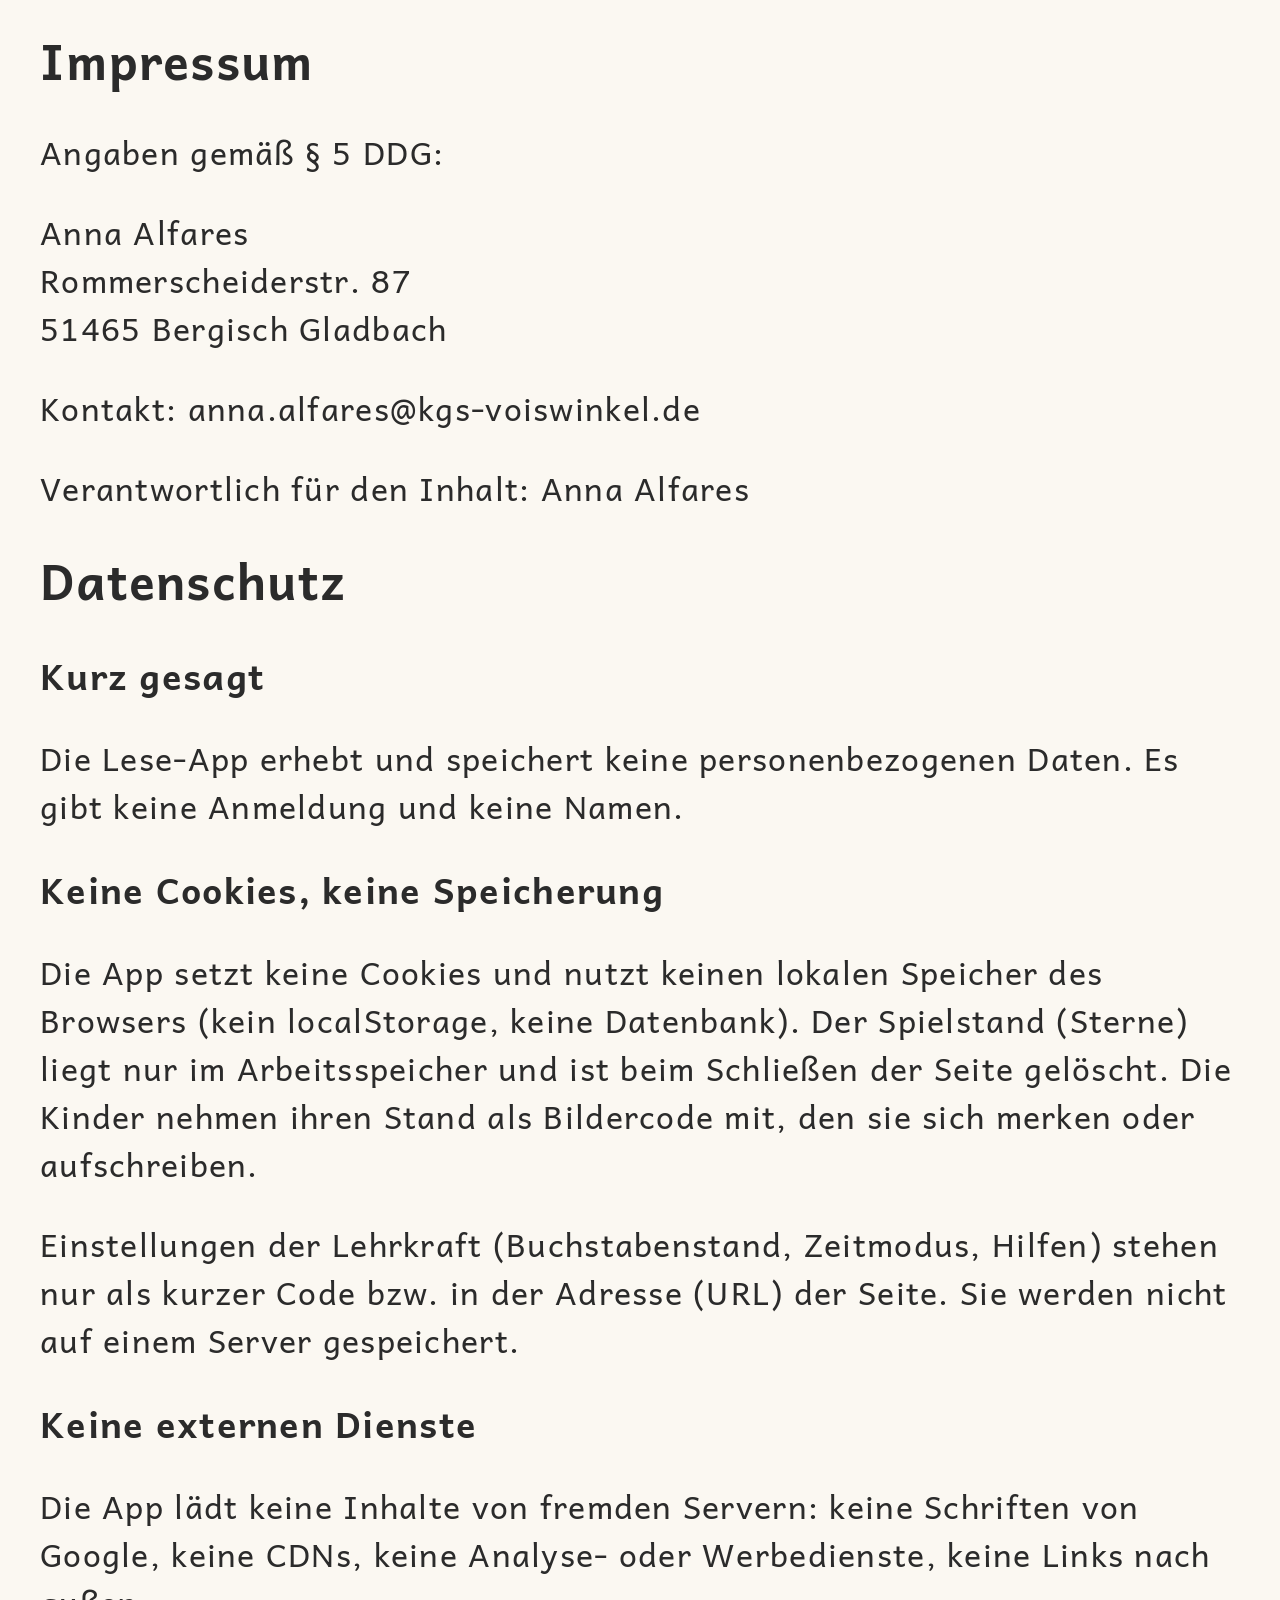
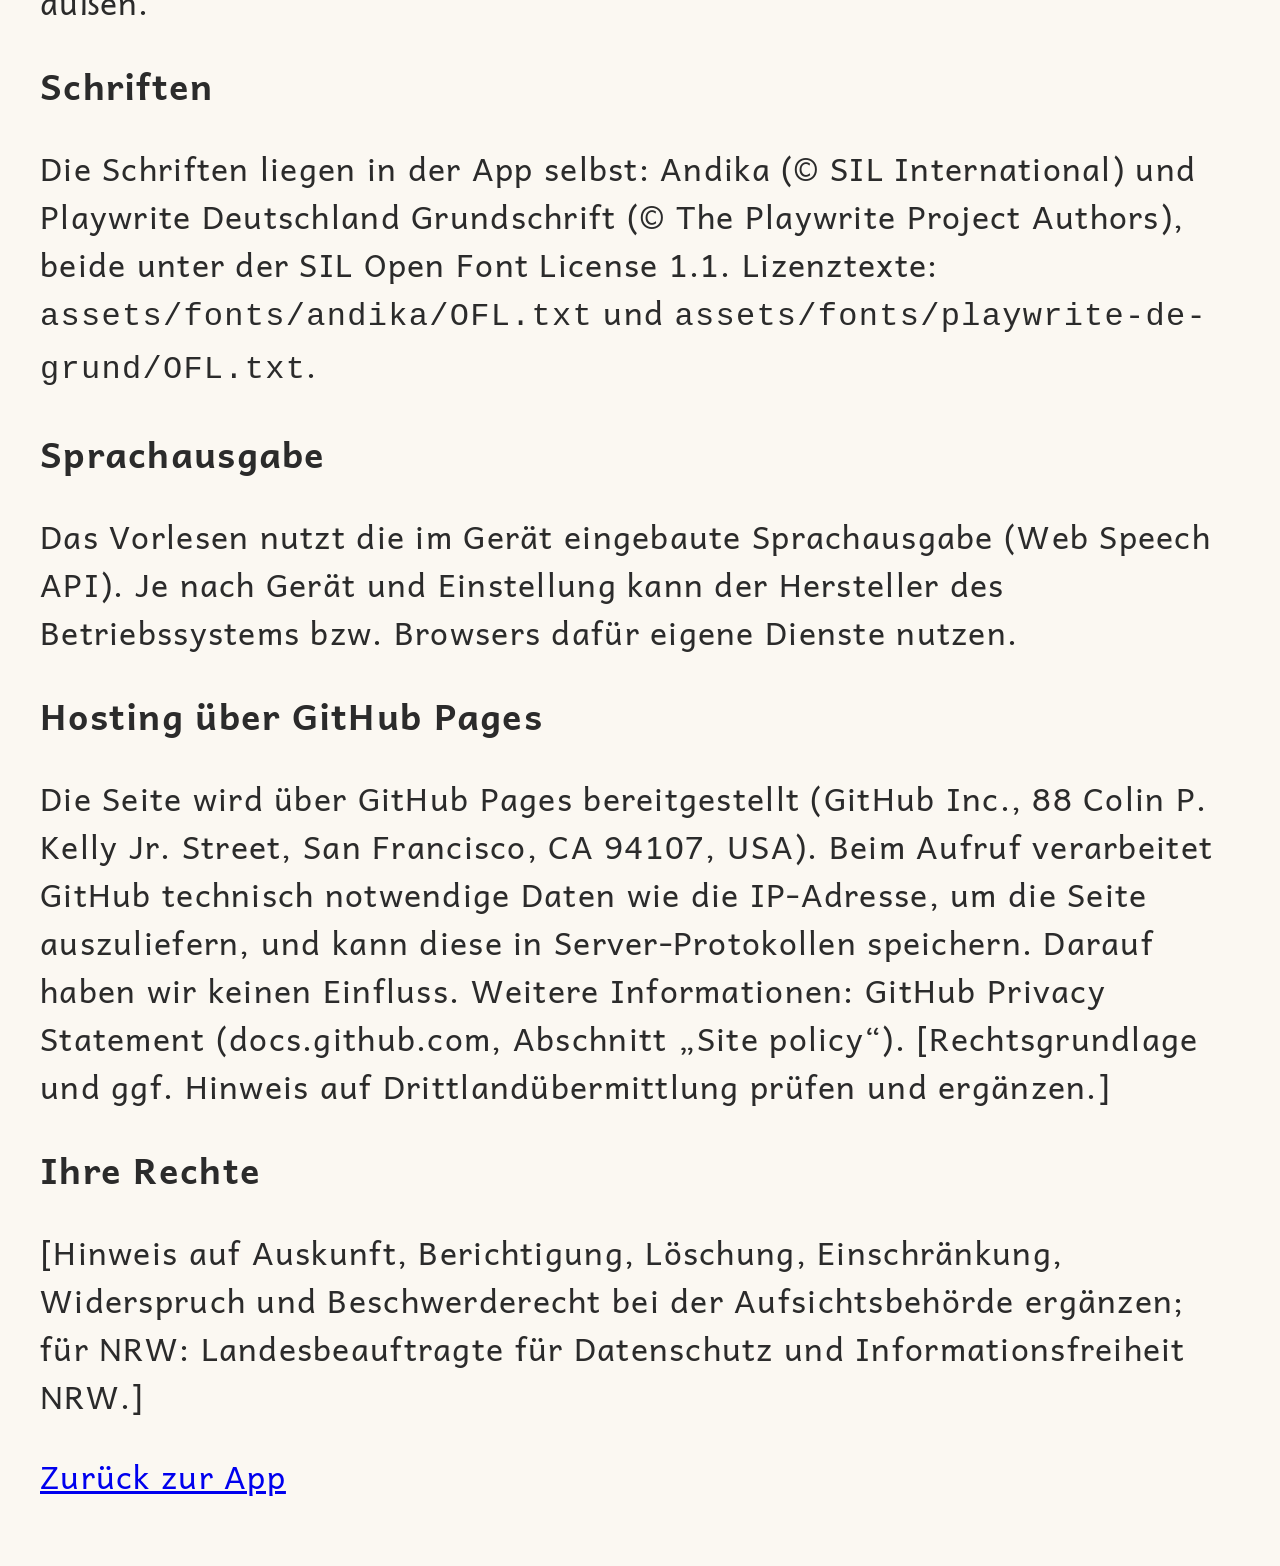
<file: impressum.html>
<!DOCTYPE html>
<html lang="de">
<head>
  <meta charset="utf-8">
  <meta name="viewport" content="width=device-width, initial-scale=1">
  <title>Lese-App – Impressum und Datenschutz</title>
  <link rel="stylesheet" href="css/app.css">

</head>
<body>
  <main>
    <h1>Impressum</h1>
    <p>Angaben gemäß § 5 DDG:</p>
    <p>
      Anna Alfares<br>
      Rommerscheiderstr. 87<br>
      51465 Bergisch Gladbach
    </p>
    <p>Kontakt: anna.alfares@kgs-voiswinkel.de</p>
    <p>Verantwortlich für den Inhalt: Anna Alfares</p>

    <h1>Datenschutz</h1>

    <h2>Kurz gesagt</h2>
    <p>
      Die Lese-App erhebt und speichert keine personenbezogenen Daten.
      Es gibt keine Anmeldung und keine Namen.
    </p>

    <h2>Keine Cookies, keine Speicherung</h2>
    <p>
      Die App setzt keine Cookies und nutzt keinen lokalen Speicher des Browsers
      (kein localStorage, keine Datenbank). Der Spielstand (Sterne) liegt nur im
      Arbeitsspeicher und ist beim Schließen der Seite gelöscht. Die Kinder nehmen
      ihren Stand als Bildercode mit, den sie sich merken oder aufschreiben.
    </p>
    <p>
      Einstellungen der Lehrkraft (Buchstabenstand, Zeitmodus, Hilfen) stehen nur
      als kurzer Code bzw. in der Adresse (URL) der Seite. Sie werden nicht auf einem
      Server gespeichert.
    </p>

    <h2>Keine externen Dienste</h2>
    <p>
      Die App lädt keine Inhalte von fremden Servern: keine Schriften von Google,
      keine CDNs, keine Analyse- oder Werbedienste, keine Links nach außen.
    </p>

    <h2>Schriften</h2>
    <p>
      Die Schriften liegen in der App selbst: Andika (© SIL International) und
      Playwrite Deutschland Grundschrift (© The Playwrite Project Authors), beide unter der
      SIL Open Font License 1.1. Lizenztexte: <code>assets/fonts/andika/OFL.txt</code> und
      <code>assets/fonts/playwrite-de-grund/OFL.txt</code>.
    </p>

    <h2>Sprachausgabe</h2>
    <p>
      Das Vorlesen nutzt die im Gerät eingebaute Sprachausgabe (Web Speech API).
      Je nach Gerät und Einstellung kann der Hersteller des Betriebssystems bzw.
      Browsers dafür eigene Dienste nutzen.
    </p>

    <h2>Hosting über GitHub Pages</h2>
    <p>
      Die Seite wird über GitHub Pages bereitgestellt (GitHub Inc., 88 Colin P. Kelly Jr.
      Street, San Francisco, CA 94107, USA). Beim Aufruf verarbeitet GitHub technisch
      notwendige Daten wie die IP-Adresse, um die Seite auszuliefern, und kann diese in
      Server-Protokollen speichern. Darauf haben wir keinen Einfluss. Weitere Informationen:
      GitHub Privacy Statement (docs.github.com, Abschnitt „Site policy“).
      [Rechtsgrundlage und ggf. Hinweis auf Drittlandübermittlung prüfen und ergänzen.]
    </p>

    <h2>Ihre Rechte</h2>
    <p>
      [Hinweis auf Auskunft, Berichtigung, Löschung, Einschränkung, Widerspruch und
      Beschwerderecht bei der Aufsichtsbehörde ergänzen; für NRW: Landesbeauftragte
      für Datenschutz und Informationsfreiheit NRW.]
    </p>

    <p><a href="index.html">Zurück zur App</a></p>
  </main>
</body>
</html>
</file>
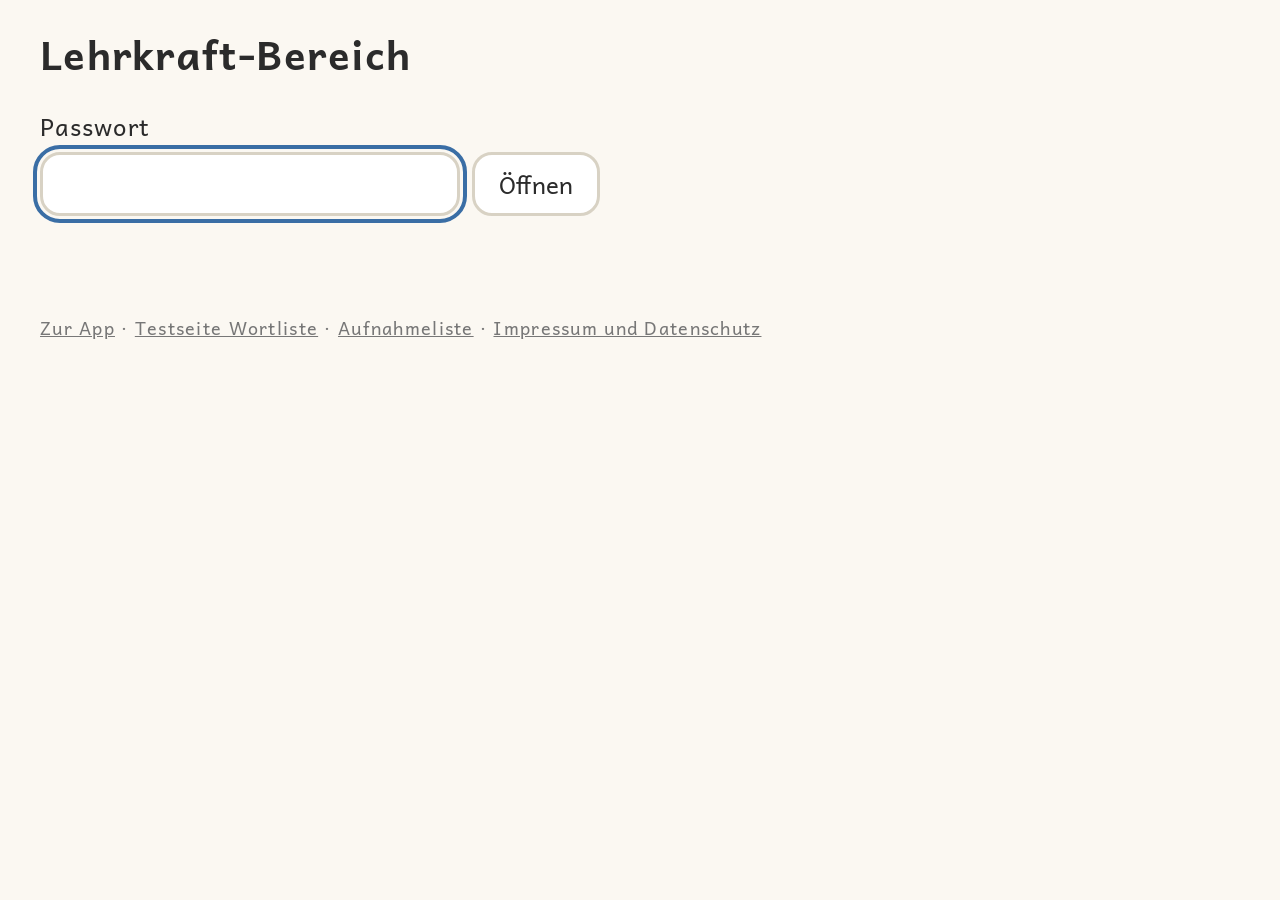
<file: lehrkraft.html>
<!DOCTYPE html>
<html lang="de">
<head>
  <meta charset="utf-8">
  <meta name="viewport" content="width=device-width, initial-scale=1">
  <meta name="robots" content="noindex">
  <title>Lese-App – Lehrkraft</title>
  <link rel="stylesheet" href="css/app.css">
  <!-- Lehrkraft-Bereich: Buchstabenstand, Hilfen, Zeitmodus, Sprechtempo.
       Einstellungen stehen nur in der Adresse (URL-Parameter), nichts wird gespeichert. -->
</head>
<body>
  <!-- Passwort-Sperre: schützt vor versehentlichem Umstellen durch Kinder, nicht vor Fachleuten
       (der Code ist öffentlich). Hash und Anleitung: js/passwort.js. Nichts wird gespeichert. -->
  <main class="lk-sperre" id="sperre">
    <h1>Lehrkraft-Bereich</h1>
    <form class="lk-sperre-form" id="sperre-form" autocomplete="off">
      <label for="passwort">Passwort</label>
      <div class="zeile">
        <input class="lk-sperre-feld" id="passwort" type="password" autocomplete="current-password"
          autocapitalize="off" autocorrect="off" spellcheck="false" required>
        <button type="submit">Öffnen</button>
      </div>
      <p class="leise lk-sperre-meldung" id="sperre-meldung" aria-live="polite"></p>
    </form>
  </main>
  <main class="lehrkraft" id="einstellungen" hidden>
    <h1>Lehrkraft-Bereich</h1>

    <h2>Buchstabenstand</h2>
    <p class="erklaerung">Tippen Sie den zuletzt eingeführten Buchstaben an. Alle Buchstaben davor gelten als eingeführt.
      Der gelb markierte Buchstabe kommt in den Übungen häufiger vor.</p>
    <div class="buchstaben" id="buchstaben"></div>
    <p class="vorschau" id="vorschau"></p>

    <h2>Hilfen</h2>
    <p class="erklaerung">Zuschalten am Anfang, später schrittweise abbauen.</p>
    <div class="schalter" id="hilfen"></div>

    <h2>Zeitmodus</h2>
    <p class="erklaerung">Tempoübungen (1-Minuten-Limit, Zeit stoppen). Aus = alle Übungen ohne Zeit.
      Standard: aus.</p>
    <div class="schalter"><button id="zeitmodus" aria-pressed="false">Zeitmodus</button></div>

    <h2>Leseapparat</h2>
    <p class="erklaerung">Aus = nur dehnbare Laute (m, l, s …), die sich gut zur Silbe zusammenziehen lassen.
      An = auch Plosive (t, k, p …) aus dem Buchstabenstand. Standard: aus.</p>
    <div class="schalter"><button id="plosive" aria-pressed="false">Plosive (t, k, p …) im Leseapparat</button></div>

    <h2>Wörter mit ie</h2>
    <p class="erklaerung">Aus = Silben und Wörter mit ie werden aussortiert (ie ist eine Rechtschreib-Besonderheit).
      An = ab dem Buchstaben ie (Stand 25) kommen Wörter wie Biene, Riese, sie vor. v, c, y, ß bleiben immer aussortiert.
      Standard: aus.</p>
    <div class="schalter"><button id="ie" aria-pressed="false">Wörter mit ie erlauben</button>
      <span class="leise" id="ie-hinweis"></span></div>

    <h2>Silbenteppich</h2>
    <p class="erklaerung">Aus = „Noch einmal“ zeigt denselben Teppich, damit das Kind seine Zeit auf genau diesem
      Teppich verbessern kann (Rekord je Teppich); „Neuer Teppich“ mischt neu.
      An = jeder Durchgang wird neu gemischt, auch bei „Noch einmal“ (kein Auswendiglernen; Rekord je Buchstabenstand).
      Standard: aus.</p>
    <div class="schalter"><button id="teppich-mischen" aria-pressed="false">Silbenteppich bei jedem Durchgang neu mischen</button></div>

    <h2>Vorlesen beim Rutschen und im Leseapparat</h2>
    <p class="erklaerung">Vorher = die App spricht die Silbe oder das Wort zuerst vor, das Kind liest nach (Vormachen –
      für Kinder, die das Zusammenziehen noch lernen). Nachher = das Kind liest zuerst selbst, die App spricht danach
      zur Kontrolle (für Kinder, die schon sicherer sind). Je nach Kind einen eigenen Link erzeugen. Standard: vorher.</p>
    <div class="schalter" id="vorlesen">
      <button data-vorlesen="vor">Vorher vorsprechen</button>
      <button data-vorlesen="nach">Nachher zur Kontrolle</button>
    </div>

    <h2>Schrift</h2>
    <p class="erklaerung">Gilt für die ganze App. Andika und die Grundschrift haben ein einstöckiges a (wie in der
      Fibel-Druckschrift). Standard: Andika.</p>
    <div class="schalter" id="schriften"></div>
    <p class="lk-schriftprobe" id="schriftprobe">Mama, Oma, Lama · a g l I · Sofa · Eis</p>

    <h2>Sprechtempo der Ersatzstimme</h2>
    <p class="erklaerung">Gilt nur für die Gerätestimme, wenn eine Aufnahme fehlt. Eigene Aufnahmen laufen immer im Originaltempo.</p>
    <div class="tempo">
      <input type="range" id="tempo" min="50" max="150" step="10" aria-label="Sprechtempo">
      <span id="tempo-wert"></span>
      <button class="nur-stimme" id="tempo-probe">Probe hören</button>
    </div>
    <p class="leise" id="stimme-hinweis"></p>

    <h2>Link für die iPads</h2>
    <p class="erklaerung">Diesen Link auf jedem iPad öffnen und als Lesezeichen bzw. „Zum Home-Bildschirm“ sichern.
      Die Einstellungen stecken nur im Link und werden nirgends gespeichert.</p>
    <input class="link-feld" id="link" readonly>
    <div class="zeile">
      <button id="kopieren">Link kopieren</button>
      <a class="knopf" id="oeffnen" href="index.html">App mit diesen Einstellungen öffnen</a>
      <span class="leise" id="kopiert" aria-live="polite"></span>
    </div>
  </main>
  <footer><a href="index.html">Zur App</a> · <a href="test/woerter.html">Testseite Wortliste</a> ·
    <a href="test/aufnahmen.html">Aufnahmeliste</a> ·
    <a href="impressum.html">Impressum und Datenschutz</a></footer>
  <script type="module" src="js/lehrkraft.js"></script>
</body>
</html>
</file>
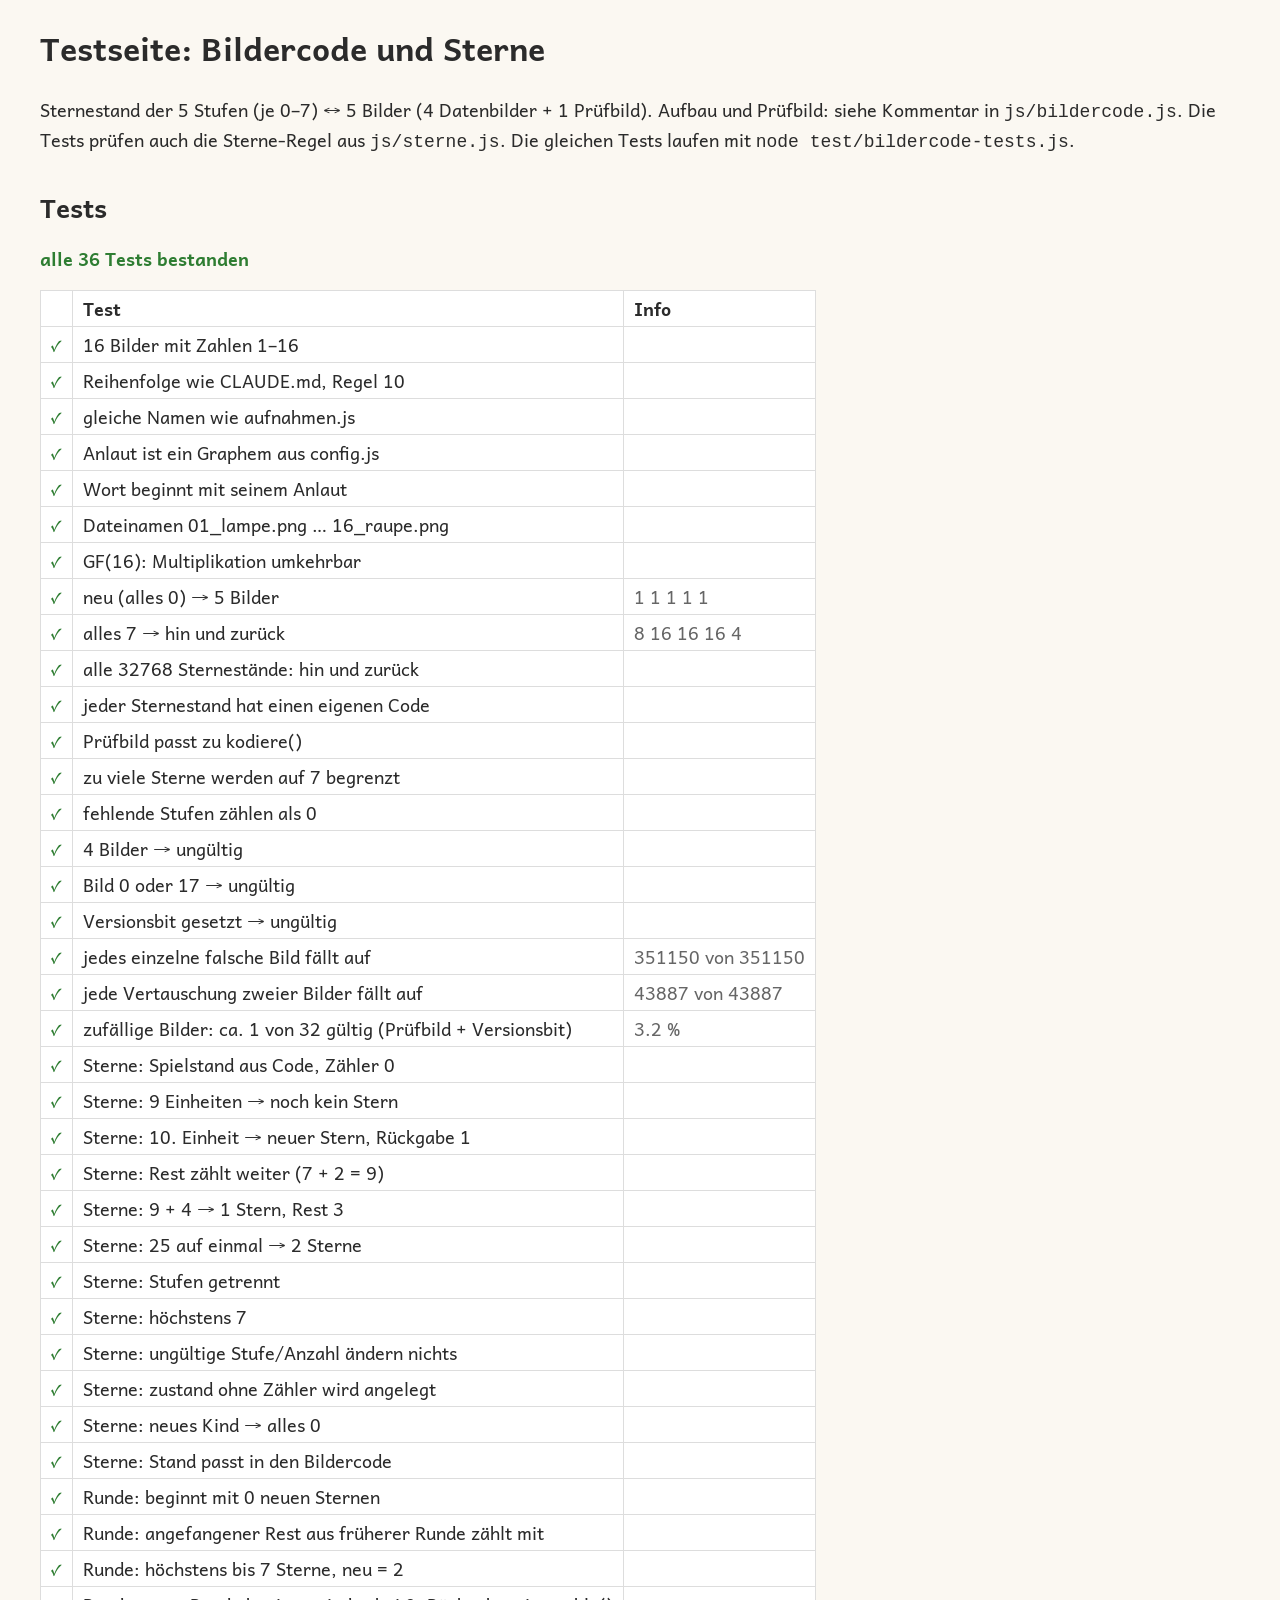
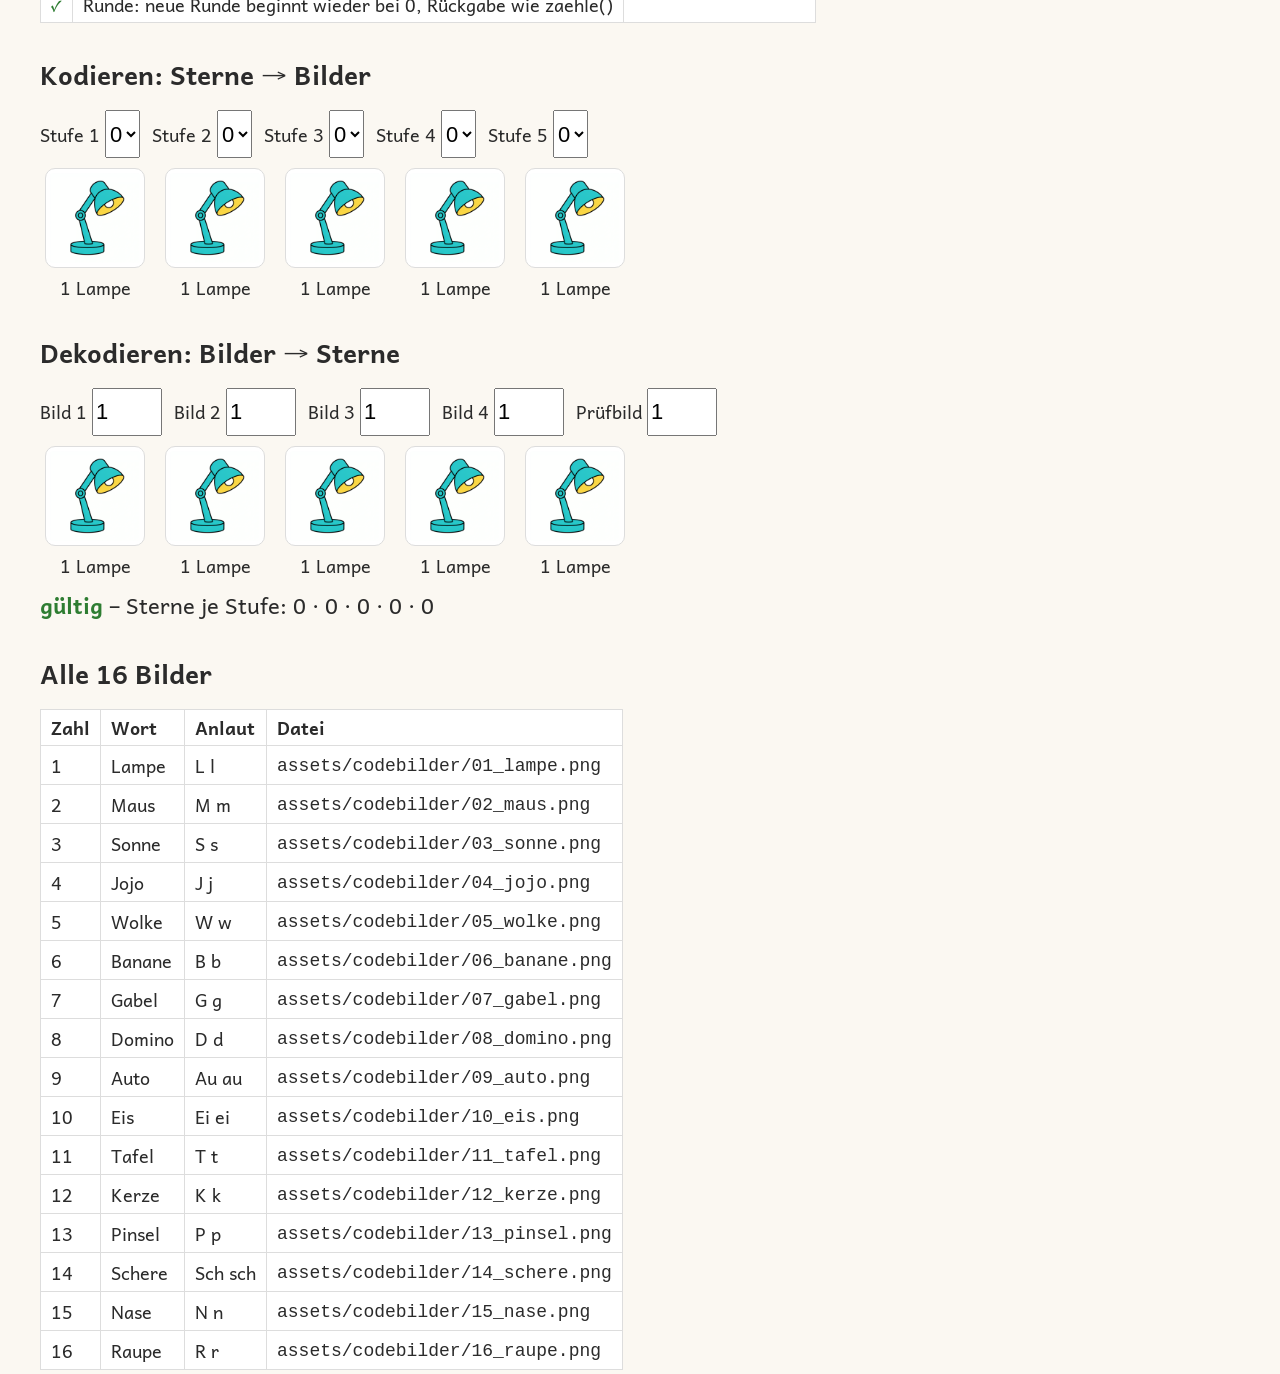
<file: test/bildercode.html>
<!DOCTYPE html>
<html lang="de">
<head>
  <meta charset="utf-8">
  <meta name="viewport" content="width=device-width, initial-scale=1">
  <meta name="robots" content="noindex">
  <title>Testseite – Bildercode</title>
  <link rel="stylesheet" href="../css/app.css">
  <!-- Nur für die Entwicklung: Tests für js/bildercode.js und Ausprobieren von Kodieren/Dekodieren. -->
  <style>
    body { font-size: 18px; letter-spacing: 0; }
    main { max-width: 1400px; }
    h1 { font-size: 32px; } h2 { font-size: 26px; }
    table { border-collapse: collapse; background: #fff; }
    th, td { border: 1px solid #ddd; padding: 4px 10px; text-align: left; }
    .ok { color: #2e7d32; font-weight: 700; }
    .fehl { color: #b23b00; font-weight: 700; }
    .info { color: #666; }
    .zeile select, .zeile input { font-size: 22px; min-height: 48px; }
    .zeile input { width: 70px; }
    .bilder { display: flex; gap: 10px; margin-top: 10px; }
    .bilder figure { margin: 0; text-align: center; width: 110px; }
    .bilder img { width: 100px; height: 100px; object-fit: contain; background: #fff; border: 1px solid #ddd; border-radius: 10px; }
    .ergebnis { font-size: 22px; margin-top: 10px; }
  </style>
</head>
<body>
  <main>
    <h1>Testseite: Bildercode und Sterne</h1>
    <p>Sternestand der 5 Stufen (je 0–7) ↔ 5 Bilder (4 Datenbilder + 1 Prüfbild). Aufbau und Prüfbild: siehe
      Kommentar in <code>js/bildercode.js</code>. Die Tests prüfen auch die Sterne-Regel aus <code>js/sterne.js</code>. Die gleichen Tests laufen mit <code>node test/bildercode-tests.js</code>.</p>

    <h2>Tests</h2>
    <p id="zusammenfassung"></p>
    <table><thead><tr><th></th><th>Test</th><th>Info</th></tr></thead><tbody id="tests"></tbody></table>

    <h2>Kodieren: Sterne → Bilder</h2>
    <div class="zeile" id="sterne"></div>
    <div class="bilder" id="code"></div>

    <h2>Dekodieren: Bilder → Sterne</h2>
    <div class="zeile" id="eingabe"></div>
    <div class="bilder" id="eingabe-bilder"></div>
    <p class="ergebnis" id="dekodiert"></p>

    <h2>Alle 16 Bilder</h2>
    <table><thead><tr><th>Zahl</th><th>Wort</th><th>Anlaut</th><th>Datei</th></tr></thead><tbody id="liste"></tbody></table>
  </main>

  <script type="module">
    import { BILDER, kodiere, dekodiere } from '../js/bildercode.js';
    import { graphem } from '../js/config.js';
    import { testeBildercode } from './bildercode-tests.js';

    // Tests
    const ergebnisse = testeBildercode();
    const fehler = ergebnisse.filter(e => !e.ok).length;
    document.getElementById('zusammenfassung').innerHTML = fehler
      ? `<span class="fehl">${fehler} von ${ergebnisse.length} Tests fehlgeschlagen</span>`
      : `<span class="ok">alle ${ergebnisse.length} Tests bestanden</span>`;
    document.getElementById('tests').innerHTML = ergebnisse.map(e =>
      `<tr><td class="${e.ok ? 'ok' : 'fehl'}">${e.ok ? '✓' : '✗'}</td><td>${e.name}</td><td class="info">${e.info}</td></tr>`).join('');

    const figur = nr => {
      const b = BILDER[nr - 1];
      return b ? `<figure><img src="../${b.bild}" alt=""><figcaption>${b.nr} ${b.wort}</figcaption></figure>`
        : `<figure>?</figure>`;
    };

    // Kodieren
    const sterneFeld = document.getElementById('sterne');
    sterneFeld.innerHTML = [1, 2, 3, 4, 5].map(n => `<label>Stufe ${n}
      <select>${[0, 1, 2, 3, 4, 5, 6, 7].map(s => `<option>${s}</option>`).join('')}</select></label>`).join('');
    const kodieren = () => {
      const sterne = [...sterneFeld.querySelectorAll('select')].map(s => Number(s.value));
      document.getElementById('code').innerHTML = kodiere(sterne).map(figur).join('');
    };
    sterneFeld.addEventListener('change', kodieren);
    kodieren();

    // Dekodieren
    const eingabe = document.getElementById('eingabe');
    eingabe.innerHTML = [1, 2, 3, 4, 5].map(n =>
      `<label>${n === 5 ? 'Prüfbild' : `Bild ${n}`} <input type="number" min="1" max="16" value="1"></label>`).join('');
    const dekodieren = () => {
      const bilder = [...eingabe.querySelectorAll('input')].map(i => Number(i.value));
      document.getElementById('eingabe-bilder').innerHTML = bilder.map(figur).join('');
      const e = dekodiere(bilder);
      document.getElementById('dekodiert').innerHTML = e.ok
        ? `<span class="ok">gültig</span> – Sterne je Stufe: ${e.sterne.join(' · ')}`
        : `<span class="fehl">ungültig (${e.grund})</span> – die App sagt: „Schau noch einmal auf deine Karte.“`;
    };
    eingabe.addEventListener('input', dekodieren);
    dekodieren();

    // Liste
    document.getElementById('liste').innerHTML = BILDER.map(b =>
      `<tr><td>${b.nr}</td><td>${b.wort}</td><td>${graphem(b.anlaut).anzeige}</td><td><code>${b.bild}</code></td></tr>`).join('');
  </script>
</body>
</html>
</file>
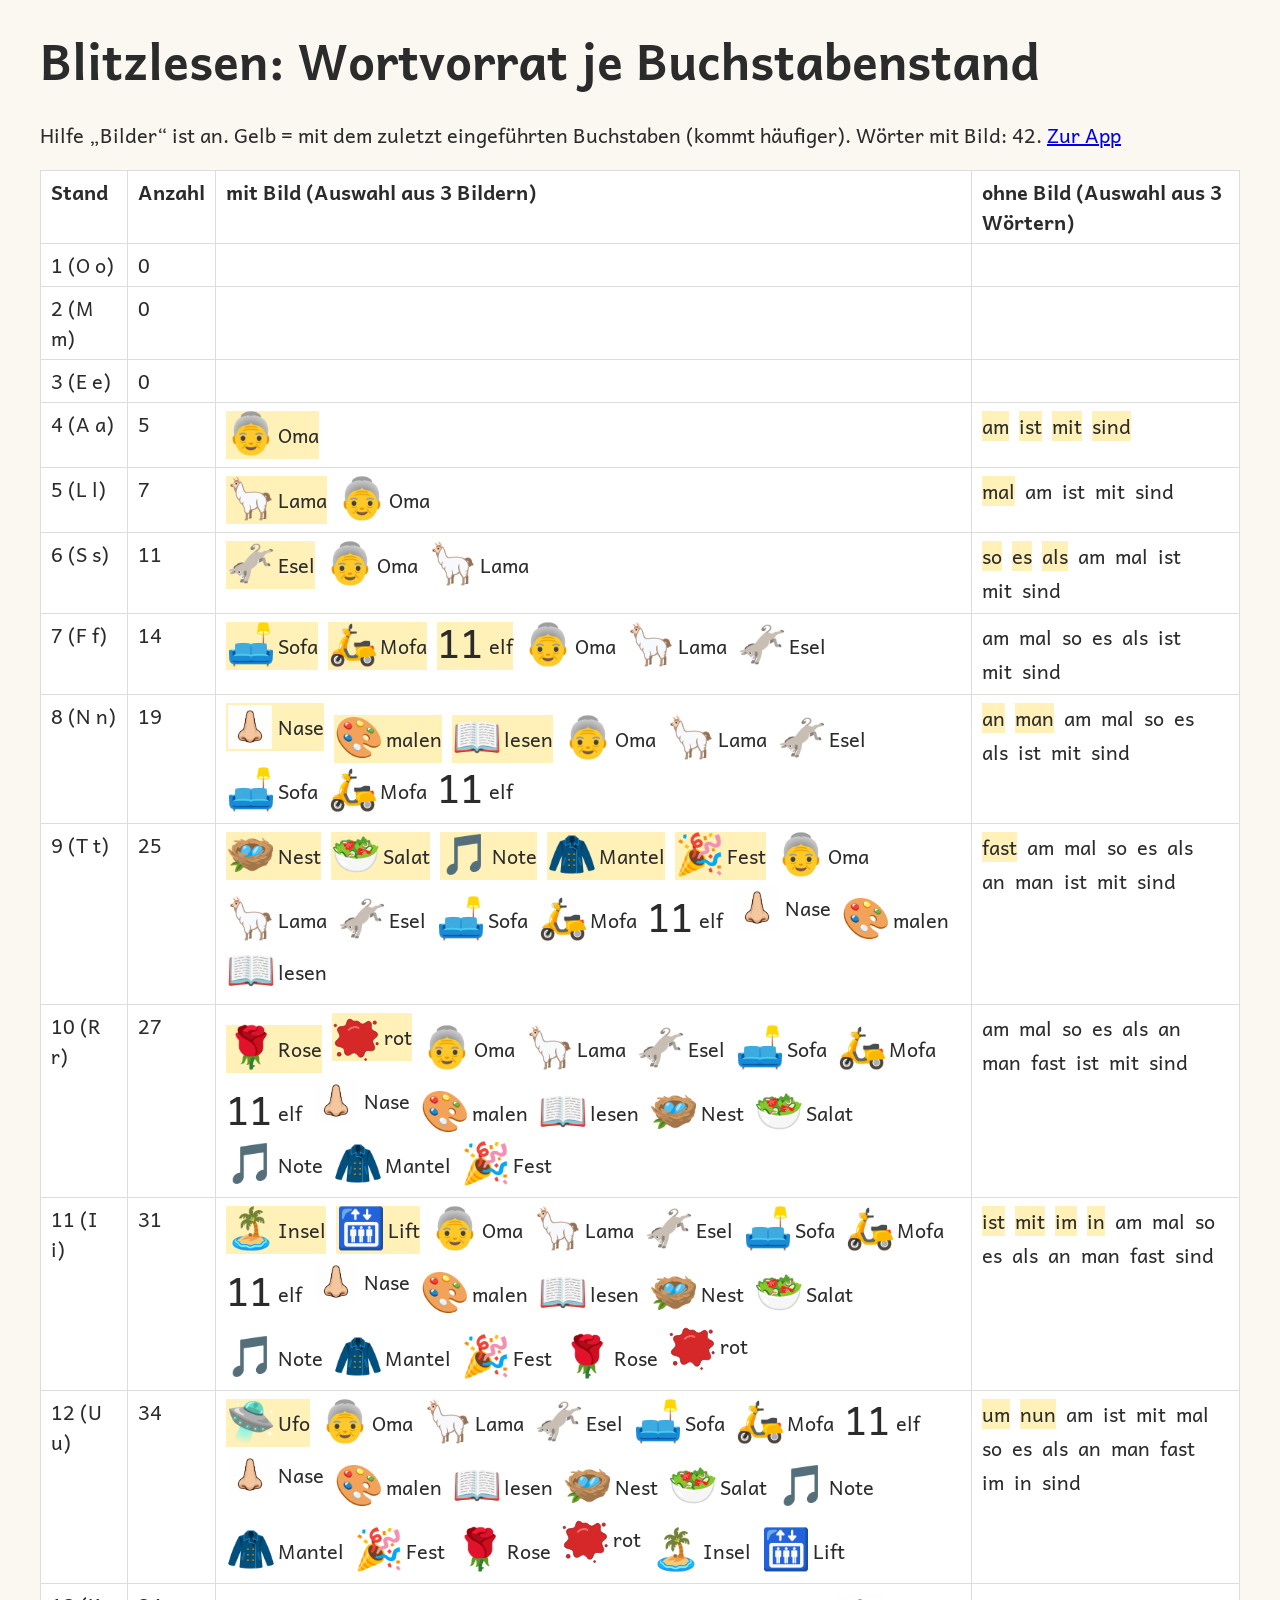
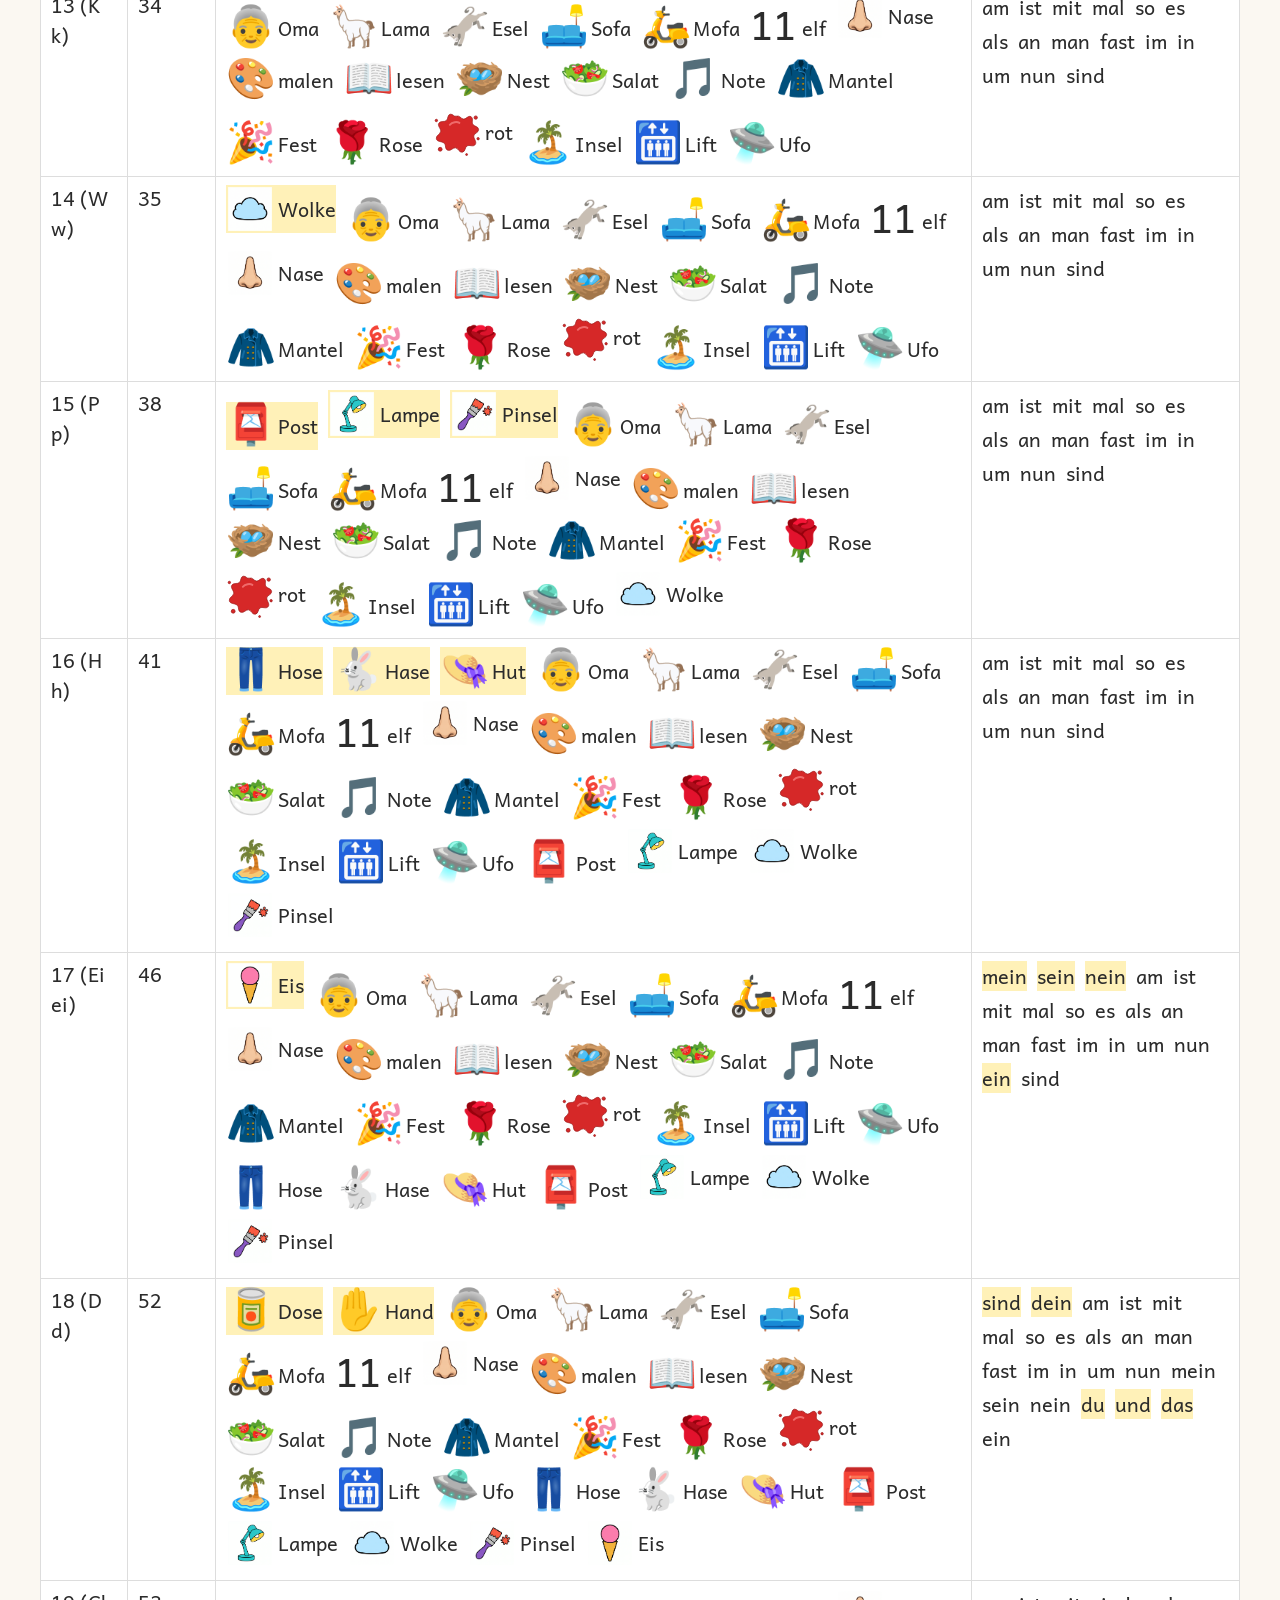
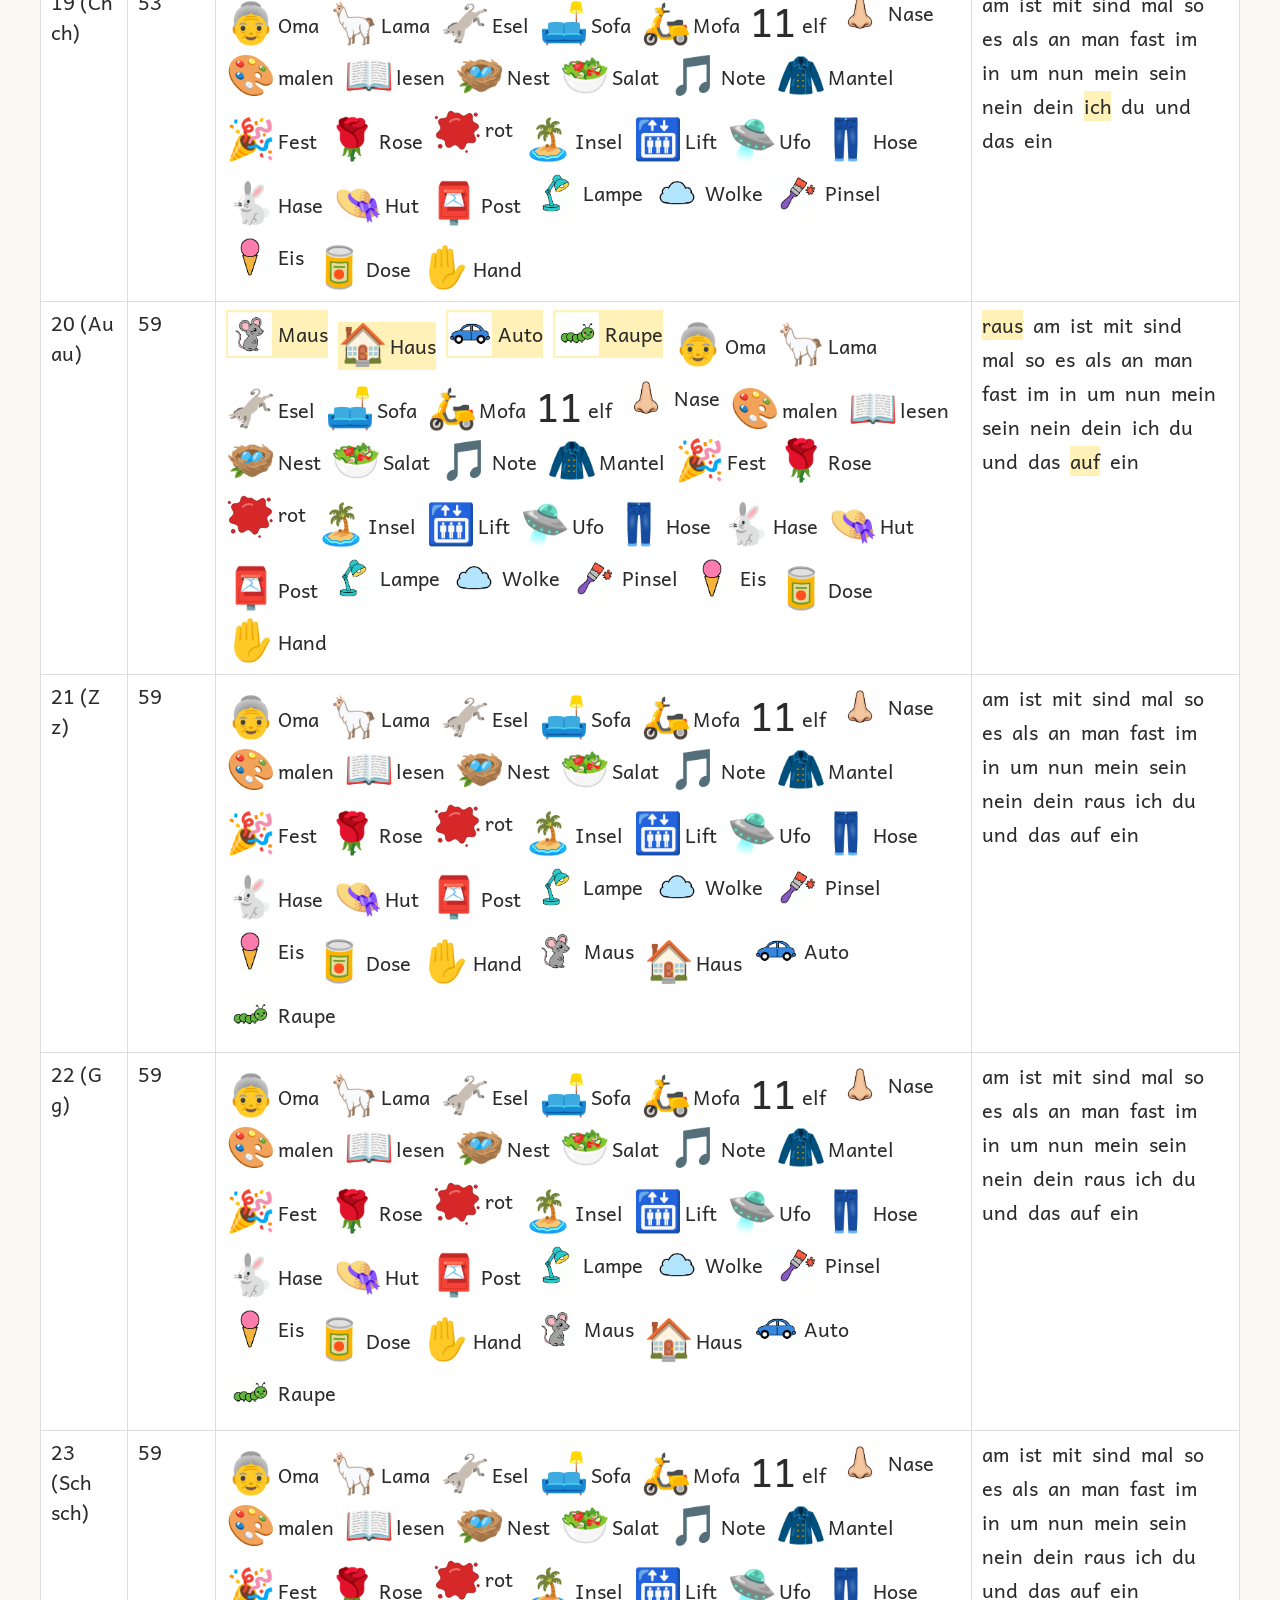
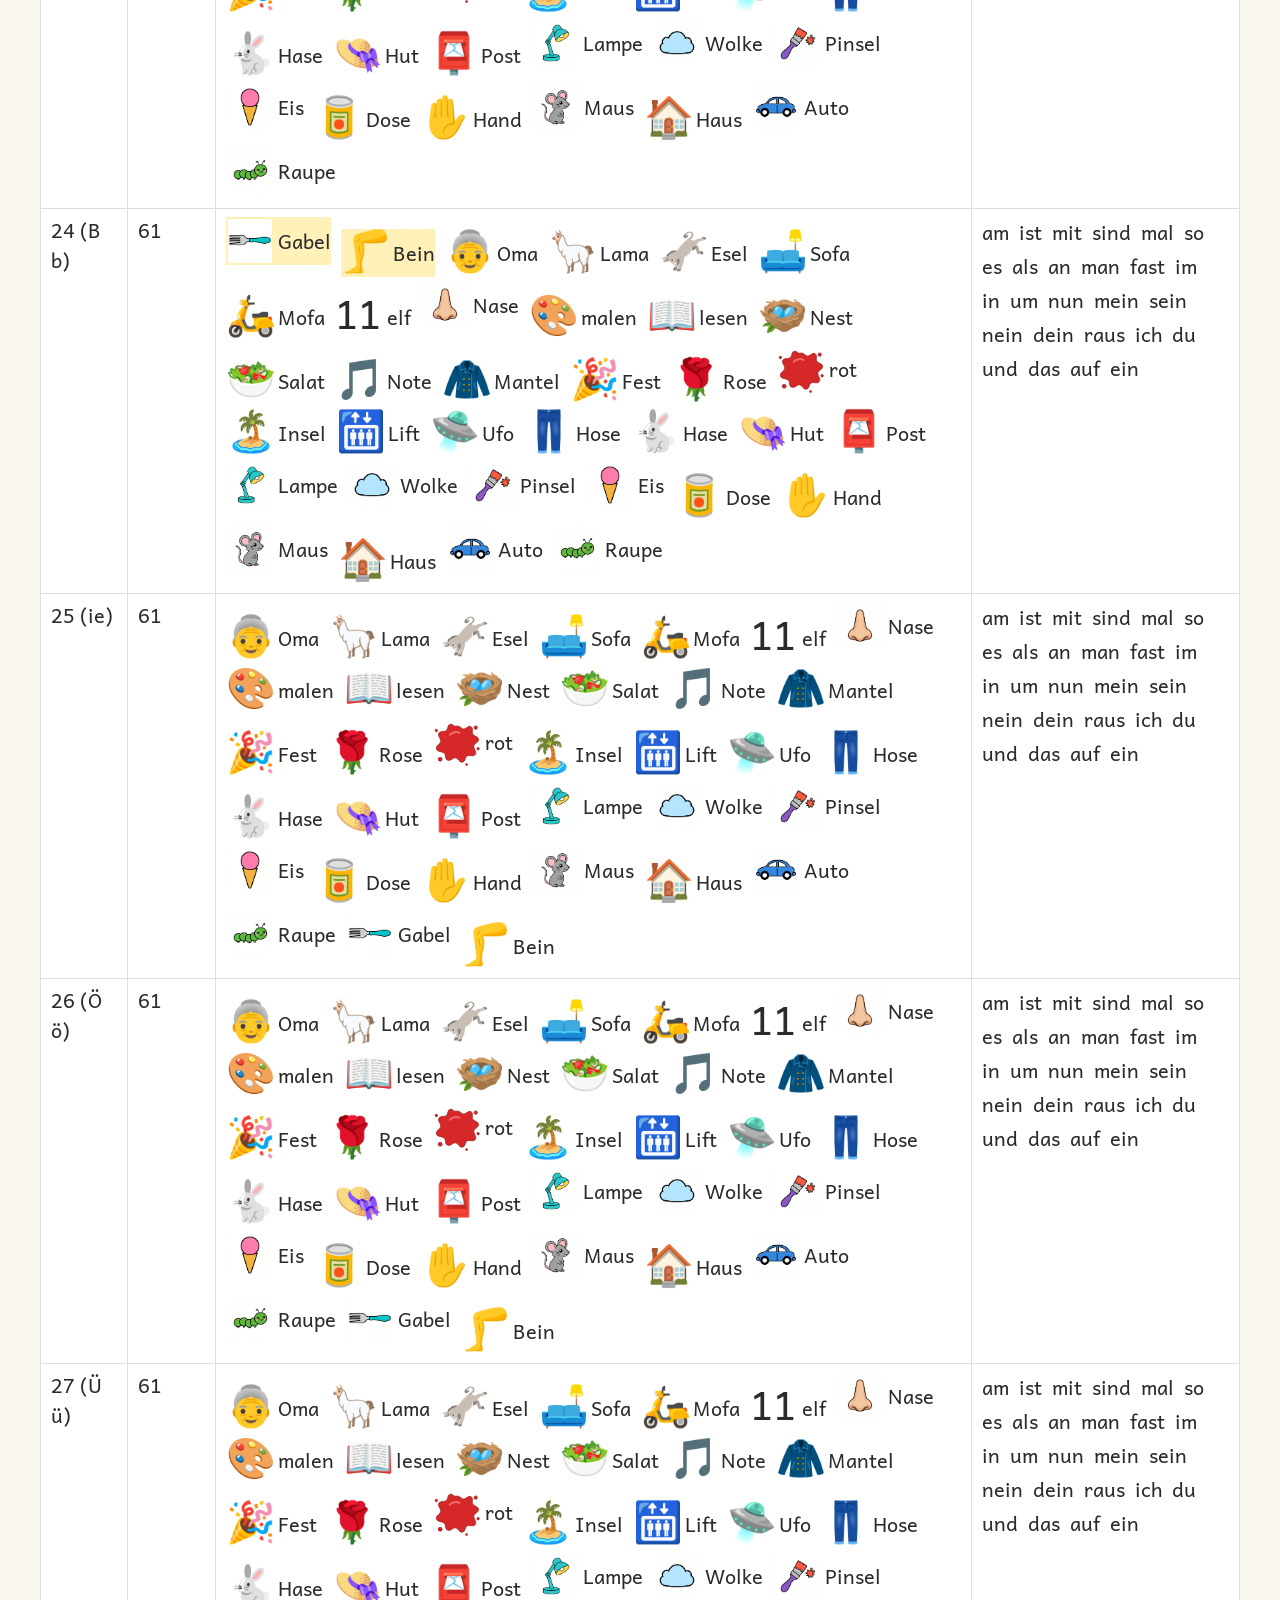
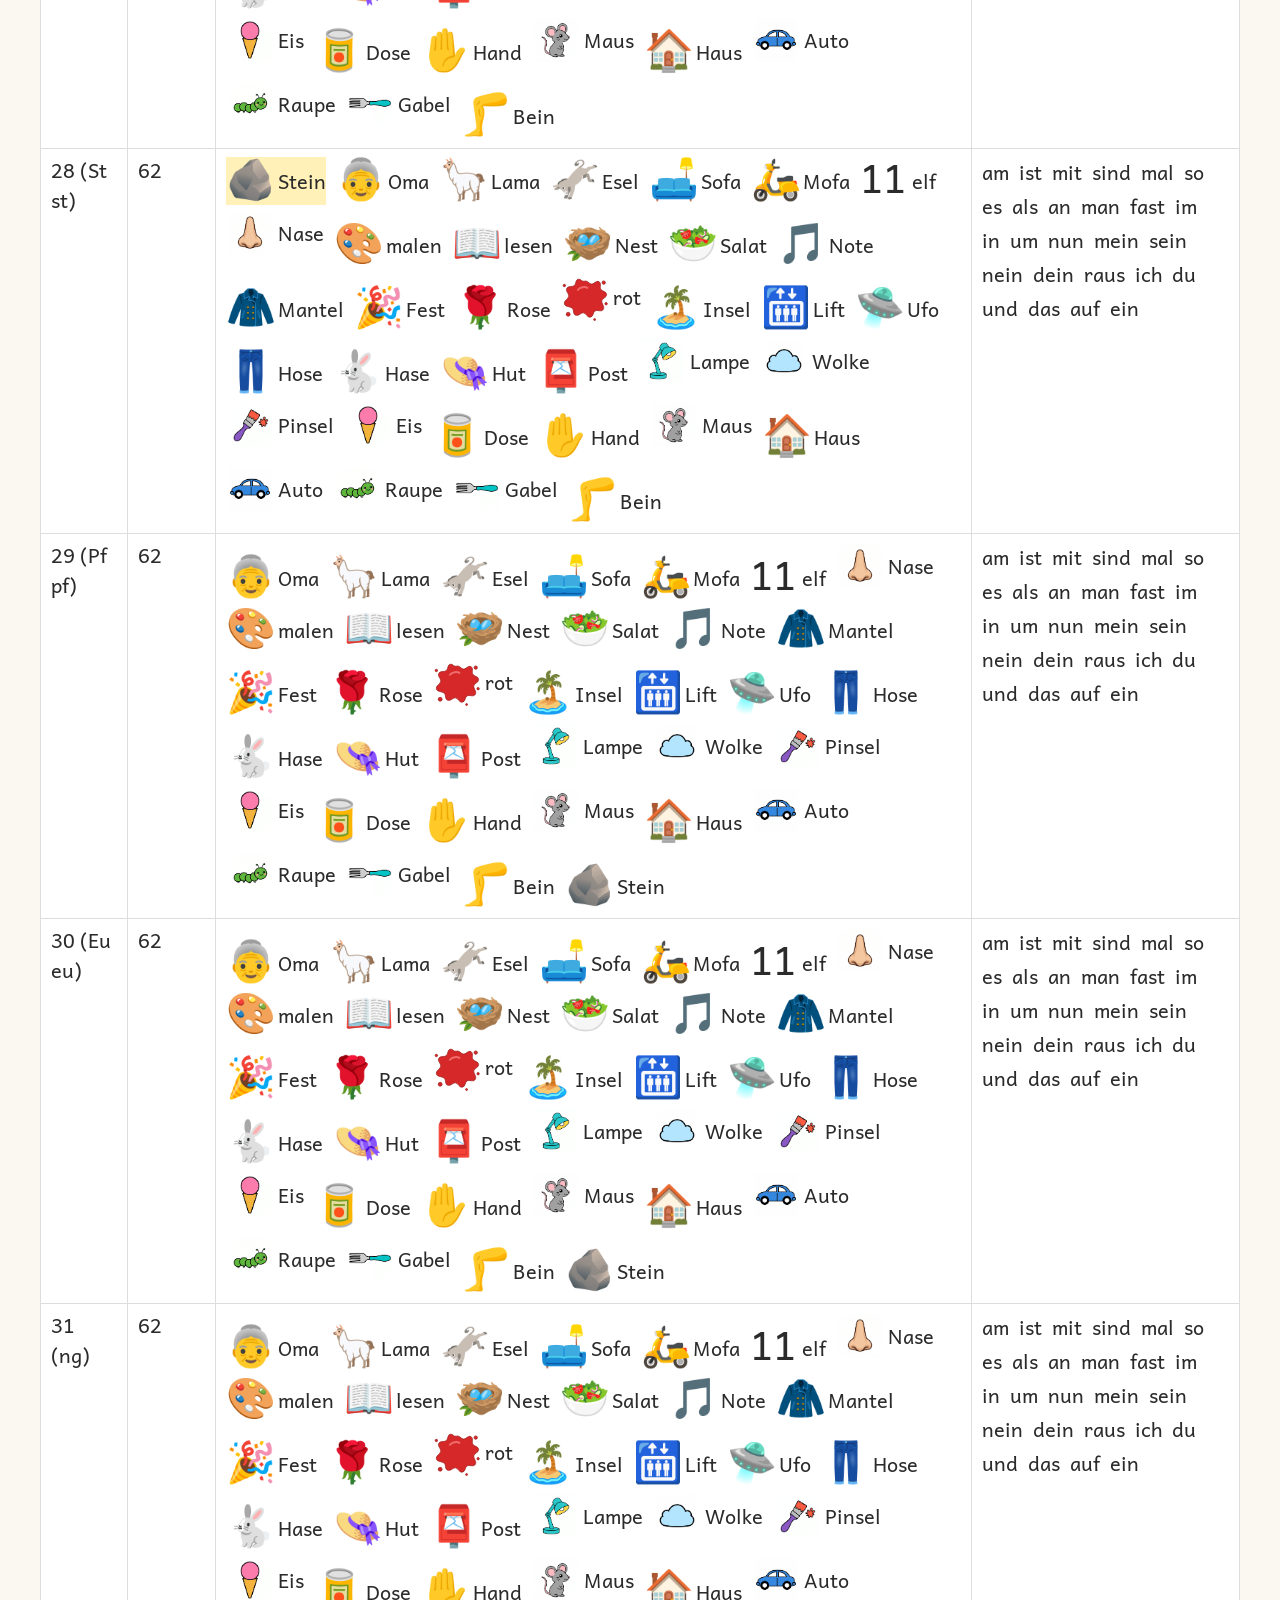
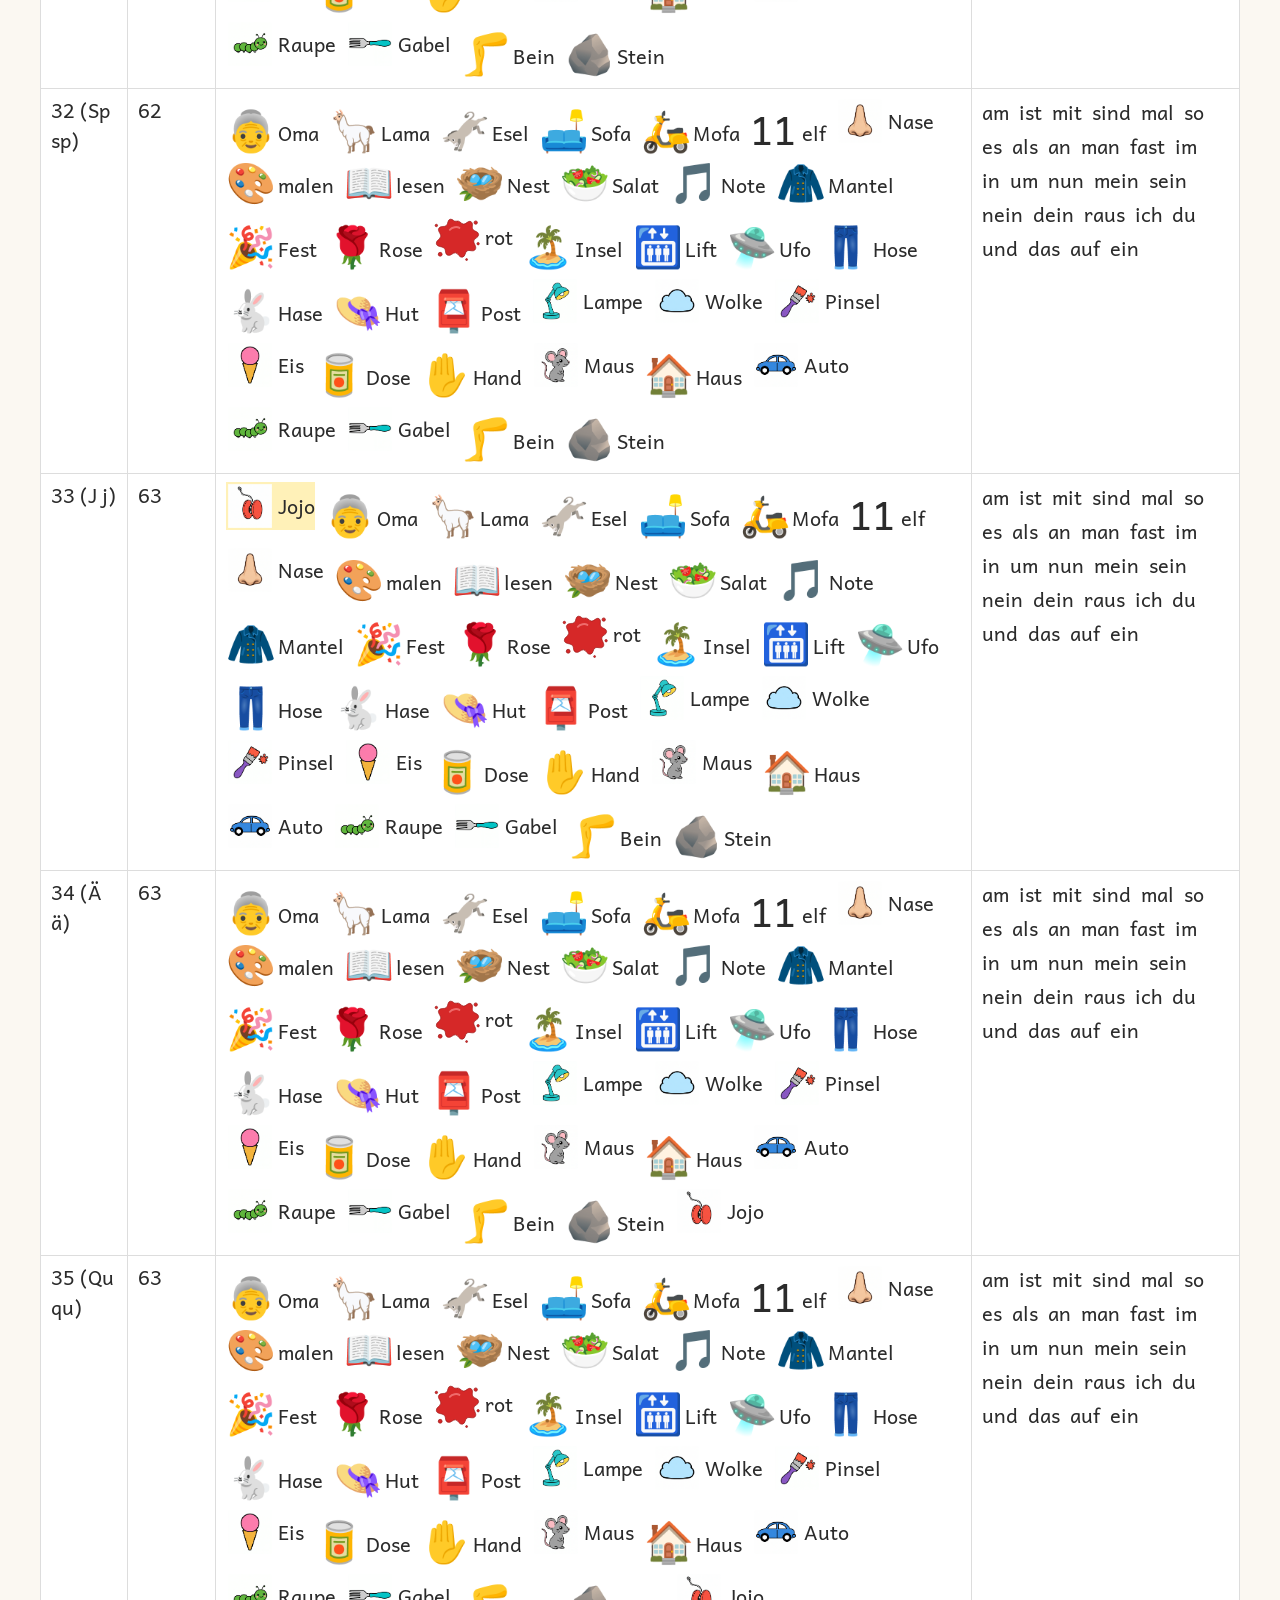
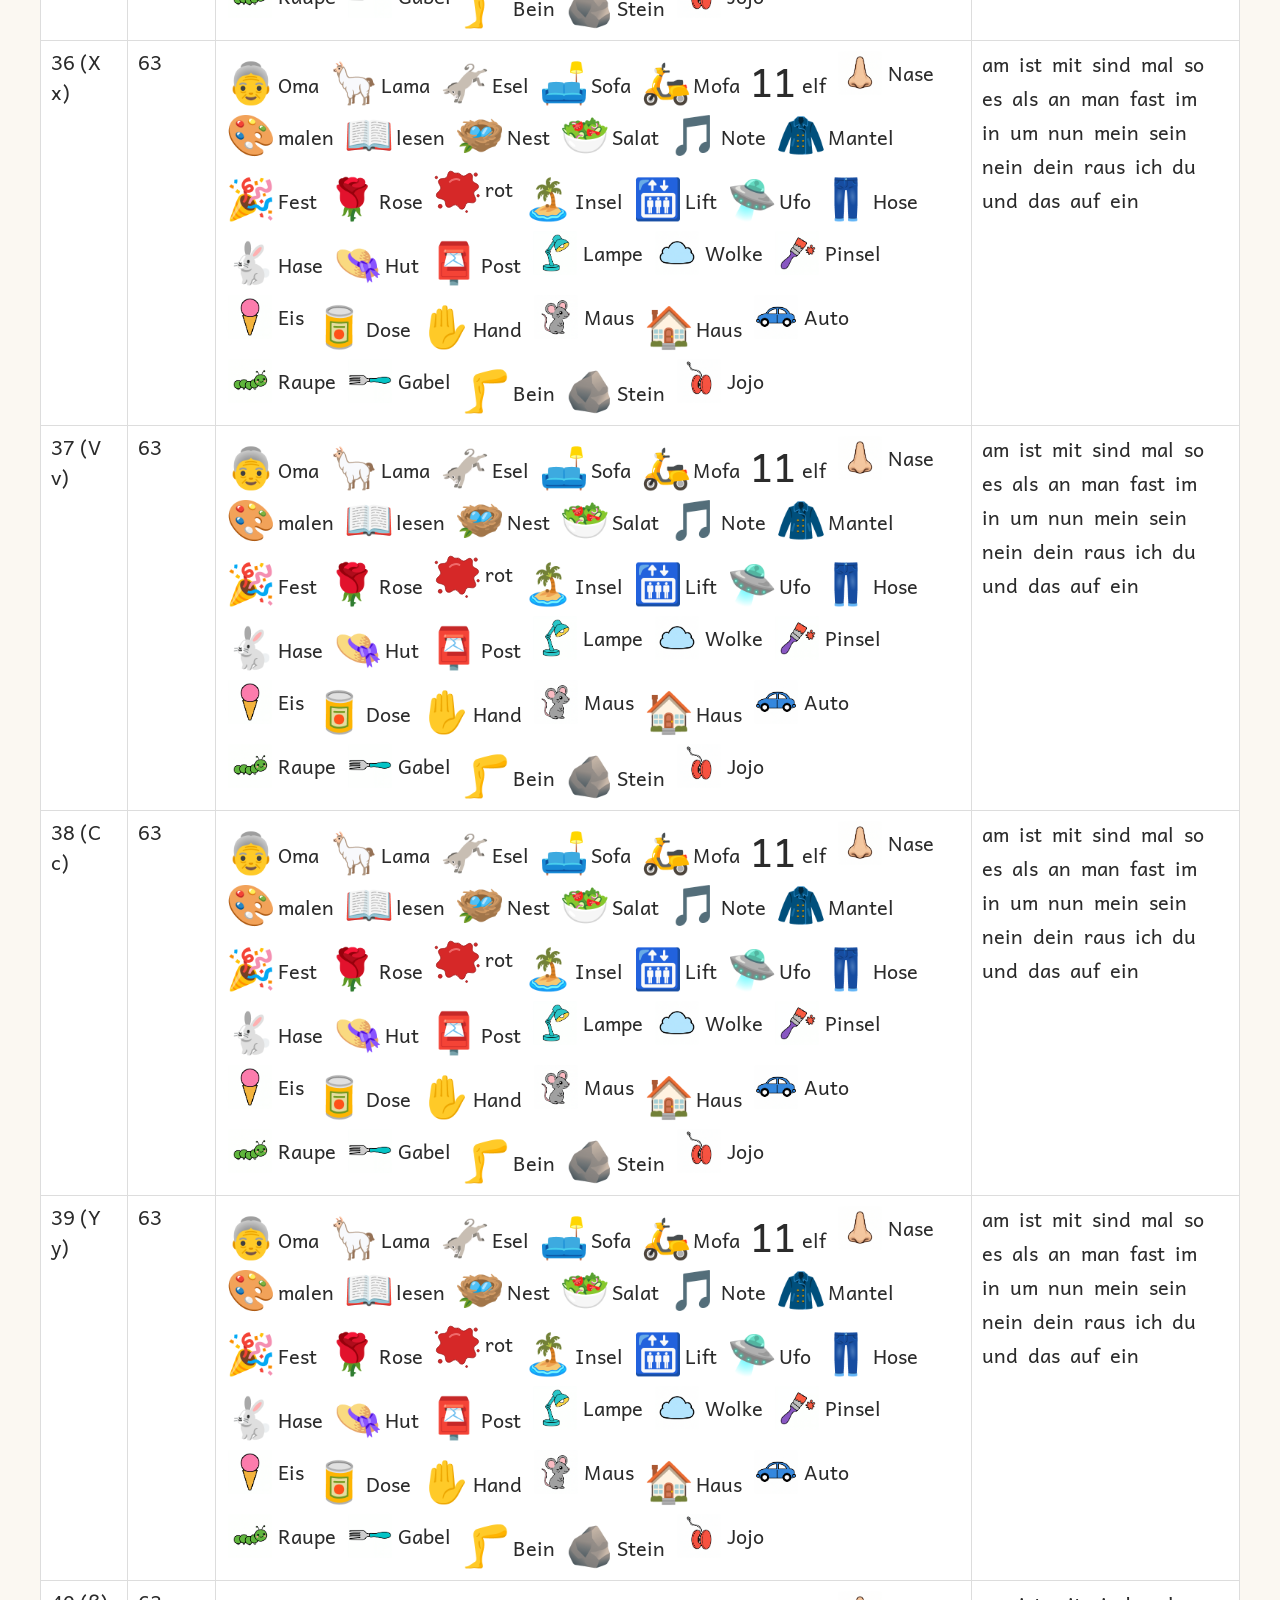
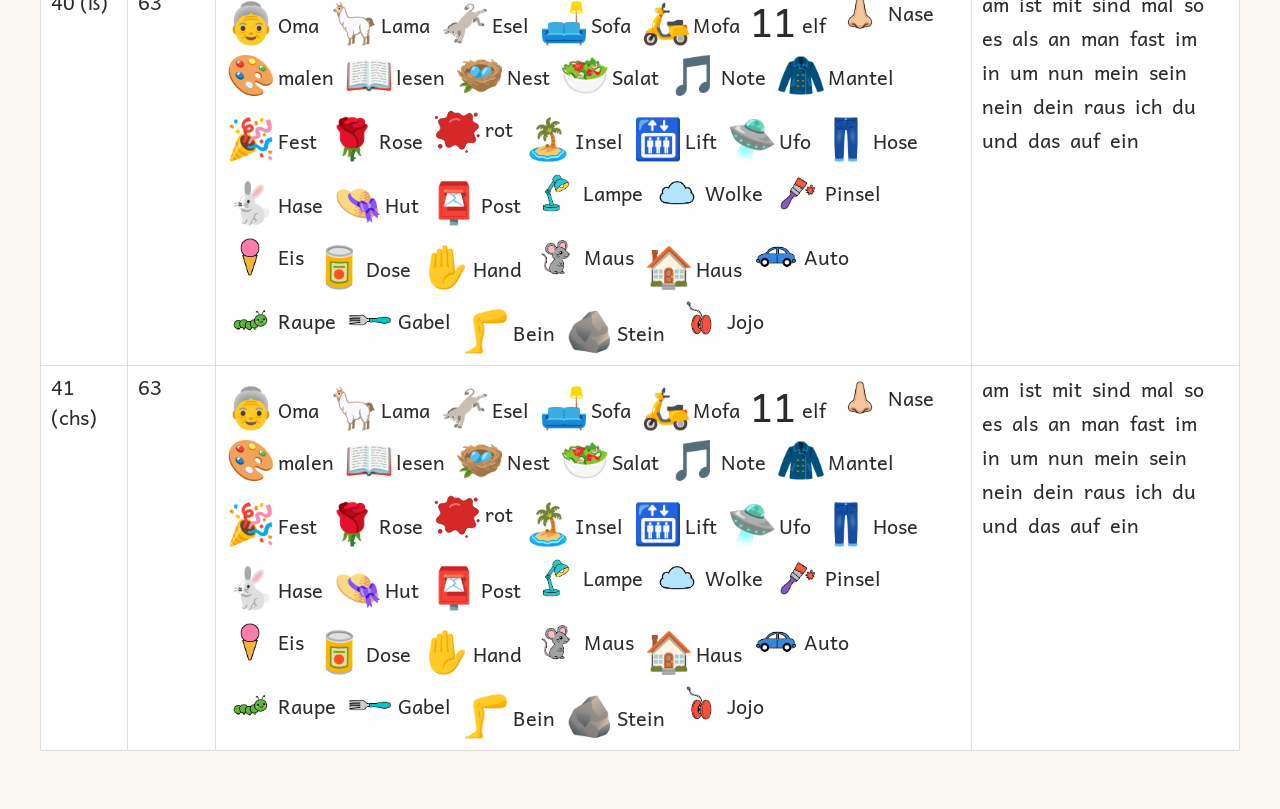
<file: test/blitzlesen.html>
<!DOCTYPE html>
<html lang="de">
<head>
  <meta charset="utf-8">
  <meta name="viewport" content="width=device-width, initial-scale=1">
  <meta name="robots" content="noindex">
  <title>Testseite – Blitzlesen</title>
  <link rel="stylesheet" href="../css/app.css">
  <!-- Nur für die Entwicklung: zeigt den Wortvorrat des Blitzlesens je Buchstabenstand und
       mit ?ablauf=… einen automatisch durchgeklickten Zustand (für Bildschirmfotos).
       Einstellungen wie in der App: ?b=12&h=bfi&z=1 -->
  <style>
    .liste { font-size: 20px; letter-spacing: 0; }
    .liste table { border-collapse: collapse; background: #fff; width: 100%; }
    .liste th, .liste td { border: 1px solid #ddd; padding: 6px 10px; text-align: left; vertical-align: top; }
    .liste .bild { width: 48px; height: 48px; object-fit: contain; font-size: 40px; line-height: 1; display: inline-block; }
    .liste .w { display: inline-flex; align-items: center; gap: 4px; margin: 2px 10px 2px 0; }
    .liste .neu { background: var(--neu); }
    #fehler { color: #b00; font-size: 18px; white-space: pre-wrap; }
  </style>
</head>
<body>
  <main id="app"></main>
  <pre id="fehler"></pre>
  <script type="module">
    import { leseEinstellungen, BUCHSTABEN, mitEinstellungen } from '../js/config.js';
    import { bildHtml, woerterMitBild } from '../js/bilder.js';
    import { aktiviereSprechknoepfe } from '../js/audio.js';
    import { starte, _intern } from '../js/module/blitzlesen.js';

    addEventListener('error', ev => { document.getElementById('fehler').textContent += ev.message + '\n'; });
    addEventListener('unhandledrejection', ev => { document.getElementById('fehler').textContent += ev.reason + '\n'; });

    const p = new URLSearchParams(location.search);
    const app = document.getElementById('app');
    const e = leseEinstellungen();
    const ablauf = p.get('ablauf');

    if (!ablauf) {
      // Übersicht: Wortvorrat je Buchstabenstand (mit den aktuellen Hilfen)
      let zeilen = '';
      for (let n = 1; n <= BUCHSTABEN.length; n++) {
        const m = _intern.baueVorrat({ ...e, stand: n });
        const zelle = art => m.vorrat.filter(v => v.art === art).map(v =>
          `<span class="w${v.neu ? ' neu' : ''}">${art === 'bild' ? bildHtml(v.wort) : ''}${v.wort}</span>`).join('');
        zeilen += `<tr><td>${n} (${BUCHSTABEN[n - 1].anzeige})</td><td>${m.vorrat.length}</td>
          <td>${zelle('bild')}</td><td>${zelle('wort')}</td></tr>`;
      }
      app.innerHTML = `<div class="liste">
        <h1>Blitzlesen: Wortvorrat je Buchstabenstand</h1>
        <p>Hilfe „Bilder“ ist ${e.hilfen.bilder ? 'an' : 'aus'}. Gelb = mit dem zuletzt eingeführten Buchstaben (kommt häufiger).
          Wörter mit Bild: ${woerterMitBild().length}. <a href="${mitEinstellungen('../index.html', e)}">Zur App</a></p>
        <table><thead><tr><th>Stand</th><th>Anzahl</th><th>mit Bild (Auswahl aus 3 Bildern)</th>
          <th>ohne Bild (Auswahl aus 3 Wörtern)</th></tr></thead><tbody>${zeilen}</tbody></table></div>`;
    } else {
      // Automatischer Ablauf für Bildschirmfotos: start | blitz | wahl | richtig | falsch | ende | minute
      app.innerHTML = '<div class="kopf"><h1>Blitzlesen</h1></div><div class="modul"></div>';
      aktiviereSprechknoepfe(app);
      const modul = app.querySelector('.modul');
      const zustand = {};
      starte(modul, { einstellungen: e, zustand });
      const warte = ms => new Promise(ok => setTimeout(ok, ms));
      const bis = async sel => { for (let i = 0; i < 200 && !modul.querySelector(sel); i++) await warte(50); };
      const klick = sel => modul.querySelector(sel)?.click();
      const karte = async richtig => {
        await bis('.blitz-feld.blitz-leer .blitz-fragezeichen');
        await bis('.blitz-karte');
        [...modul.querySelectorAll('.blitz-karte')].find(k => (k.dataset.wort === gesehen) === richtig).click();
      };
      let gesehen = null;
      new MutationObserver(() => {
        const w = modul.querySelector('.blitz-feld.blitz-zeigt .blitz-wort');
        if (w) gesehen = w.textContent;
      }).observe(modul, { subtree: true, childList: true, attributes: true });

      (async () => {
        if (ablauf === 'start') return;
        klick(ablauf === 'minute' ? '[data-modus="minute"]' : '[data-modus="runde"]');
        if (ablauf === 'blitz') { await bis('.blitz-feld.blitz-zeigt'); document.body.dataset.fertig = 1; return; }
        if (ablauf === 'wahl') return;
        if (ablauf === 'richtig' || ablauf === 'falsch') { await karte(ablauf === 'richtig'); return; }
        if (ablauf === 'ende' || ablauf === 'minute') {
          for (let i = 0; i < 40 && !modul.querySelector('.blitz-ende'); i++) {
            await karte(i % 4 !== 3);
            await bis('.blitz-feld.blitz-bereit, .blitz-ende');
          }
        }
      })();
    }
  </script>
</body>
</html>
</file>
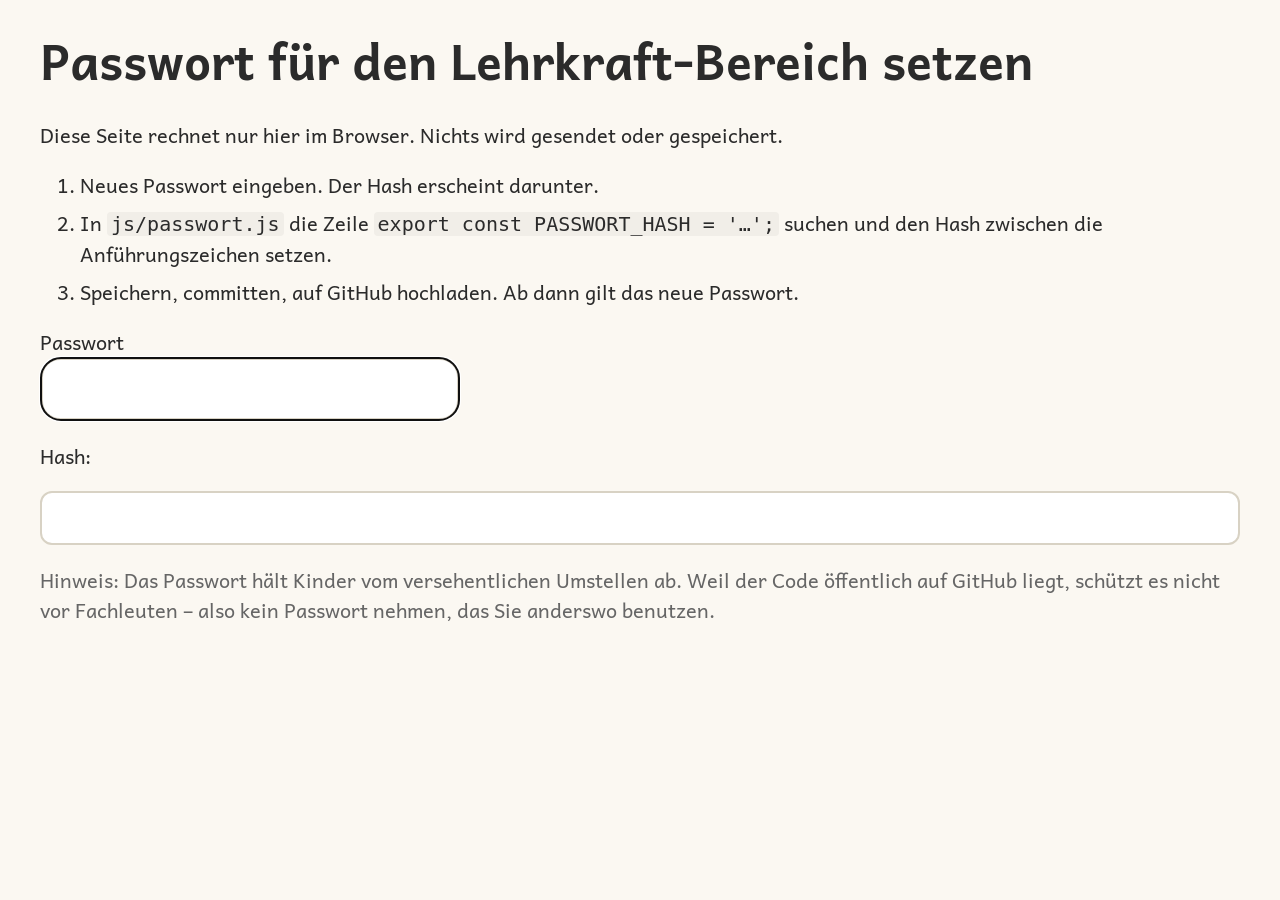
<file: test/passwort-hash.html>
<!DOCTYPE html>
<html lang="de">
<head>
  <meta charset="utf-8">
  <meta name="viewport" content="width=device-width, initial-scale=1">
  <meta name="robots" content="noindex">
  <title>Hilfsseite – Passwort-Hash für den Lehrkraft-Bereich</title>
  <link rel="stylesheet" href="../css/app.css">
  <style>
    body { font-size: 20px; letter-spacing: 0; }
    .ph-feld { font: inherit; min-height: 64px; width: 420px; padding: 8px 16px; border: 3px solid var(--rand); border-radius: 20px; }
    .ph-hash { font-family: ui-monospace, Menlo, Consolas, monospace; font-size: 18px; word-break: break-all;
      background: #fff; border: 2px solid var(--rand); border-radius: 12px; padding: 12px; min-height: 3em; }
    code { background: #f1eee8; padding: 0 4px; border-radius: 4px; }
    li { margin-bottom: 8px; }
  </style>
</head>
<body>
  <main>
    <h1>Passwort für den Lehrkraft-Bereich setzen</h1>
    <p>Diese Seite rechnet nur hier im Browser. Nichts wird gesendet oder gespeichert.</p>
    <ol>
      <li>Neues Passwort eingeben. Der Hash erscheint darunter.</li>
      <li>In <code>js/passwort.js</code> die Zeile <code>export const PASSWORT_HASH = '…';</code> suchen und den
        Hash zwischen die Anführungszeichen setzen.</li>
      <li>Speichern, committen, auf GitHub hochladen. Ab dann gilt das neue Passwort.</li>
    </ol>
    <p><label for="pw">Passwort</label><br>
      <input class="ph-feld" id="pw" type="text" autocomplete="off" autocapitalize="off" autocorrect="off" spellcheck="false"></p>
    <p>Hash:</p>
    <div class="ph-hash" id="hash"></div>
    <p class="leise" id="vergleich"></p>
    <p class="leise">Hinweis: Das Passwort hält Kinder vom versehentlichen Umstellen ab. Weil der Code öffentlich auf GitHub
      liegt, schützt es nicht vor Fachleuten – also kein Passwort nehmen, das Sie anderswo benutzen.</p>
  </main>
  <script type="module">
    import { passwortHash, PASSWORT_HASH } from '../js/passwort.js';
    const feld = document.getElementById('pw');
    const zeige = async () => {
      const wert = feld.value;
      const hash = wert ? await passwortHash(wert) : '';
      if (feld.value !== wert) return; // inzwischen weitergetippt
      document.getElementById('hash').textContent = hash;
      document.getElementById('vergleich').textContent = !wert ? ''
        : hash === PASSWORT_HASH ? 'Das ist das Passwort, das gerade in js/passwort.js eingetragen ist.'
        : 'Noch nicht eingetragen.';
    };
    feld.addEventListener('input', zeige);
    feld.focus();
  </script>
</body>
</html>
</file>
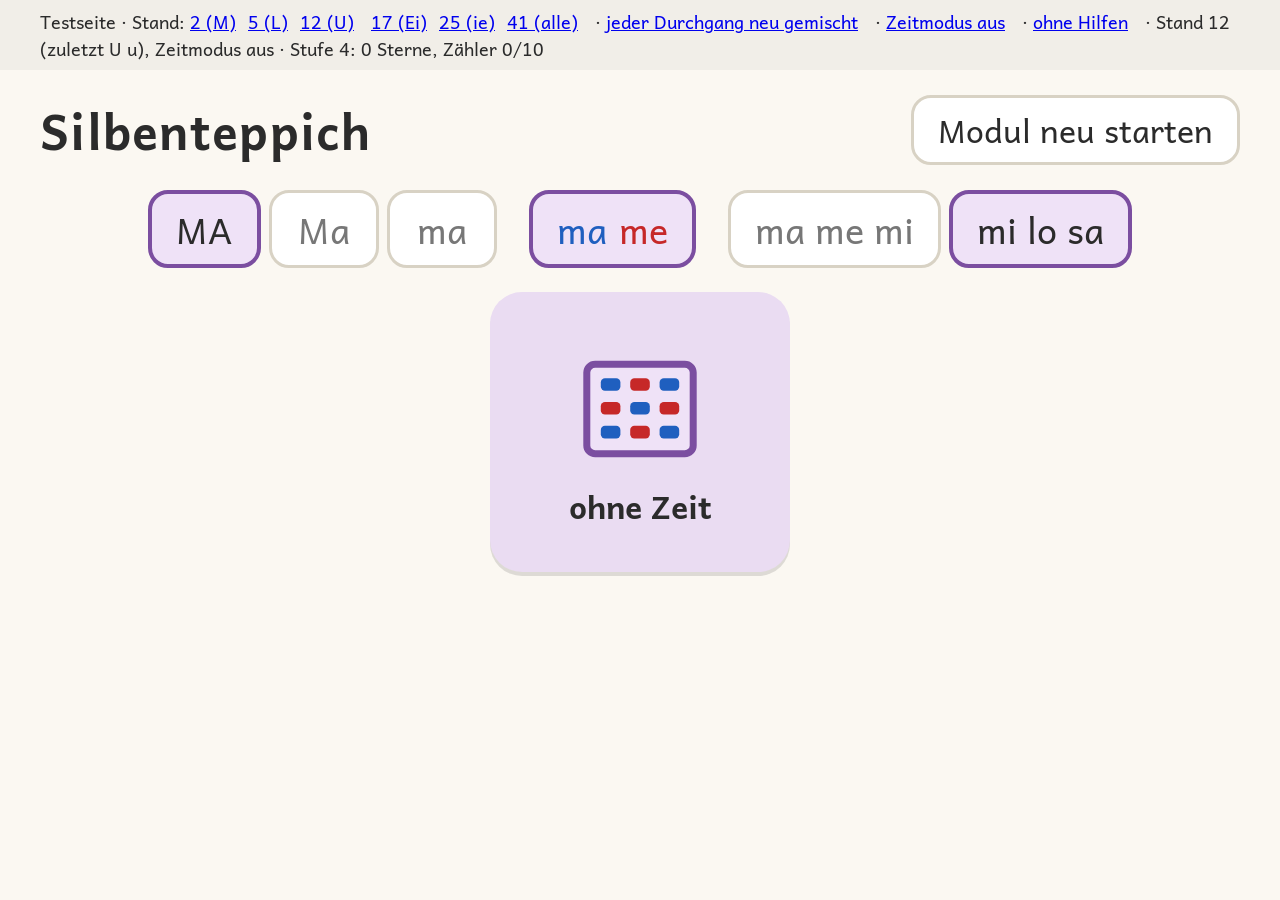
<file: test/silbenteppich.html>
<!DOCTYPE html>
<html lang="de">
<head>
  <meta charset="utf-8">
  <meta name="viewport" content="width=device-width, initial-scale=1">
  <meta name="robots" content="noindex">
  <title>Testseite – Silbenteppich</title>
  <link rel="stylesheet" href="../css/app.css">
  <link rel="stylesheet" href="../css/belohnung.css">
  <!-- Nur für die Entwicklung: startet js/module/silbenteppich.js direkt, ohne den Modul-Lader in app.js.
       Einstellungen wie in der App über die Adresse, z. B. silbenteppich.html?b=12&h=bfk&z=1 -->
  <style>
    .testleiste { font-size: 18px; letter-spacing: 0; padding: 8px 40px; background: #f1eee8; }
    .testleiste a { margin-right: 12px; }
  </style>
</head>
<body>
  <div class="testleiste">
    Testseite · Stand:
    <a href="?b=2&z=1">2 (M)</a><a href="?b=5&z=1">5 (L)</a><a href="?b=12&h=bfk&z=1">12 (U)</a>
    <a href="?b=17&z=1">17 (Ei)</a><a href="?b=25&z=1">25 (ie)</a><a href="?b=41&z=1">41 (alle)</a>
    · <a href="?b=12&z=1&tm=1">jeder Durchgang neu gemischt</a> · <a href="?b=12&z=0">Zeitmodus aus</a> · <a href="?b=12&h=0&z=1">ohne Hilfen</a>
    · <span id="info"></span> · Stufe 4: <span id="sterne"></span>
  </div>
  <main>
    <!-- nachgebaute Kopfzeile, wie app.js sie für Module zeichnet -->
    <div class="kopf"><h1>Silbenteppich</h1><button id="neustart">Modul neu starten</button></div>
    <div class="modul" id="behaelter"></div>
  </main>
  <script type="module">
    import { leseEinstellungen, BUCHSTABEN } from '../js/config.js';
    import { starte } from '../js/module/silbenteppich.js';
    import { setzeSpielstand } from '../js/sterne.js';

    const einstellungen = leseEinstellungen();
    const zustand = {};
    setzeSpielstand(zustand);
    const behaelter = document.getElementById('behaelter');
    document.getElementById('info').textContent =
      `Stand ${einstellungen.stand} (zuletzt ${BUCHSTABEN[einstellungen.stand - 1].anzeige}), `
      + `Zeitmodus ${einstellungen.zeitmodus ? 'an' : 'aus'}`;

    let aufraeumen = starte(behaelter, { einstellungen, zustand, zurueck: () => console.log('zurück zur Stufe') });
    document.getElementById('neustart').addEventListener('click', () => {
      aufraeumen?.();
      aufraeumen = starte(behaelter, { einstellungen, zustand, zurueck: () => console.log('zurück zur Stufe') });
    });
    // Sterne und Zähler der Stufe 4 mitlaufen lassen (nur zur Kontrolle)
    setInterval(() => {
      document.getElementById('sterne').textContent =
        `${zustand.sterne[3]} Sterne, Zähler ${zustand.zaehler[3]}/10`;
    }, 300);
  </script>
</body>
</html>
</file>
<file: css/app.css>
/* Lese-App – gemeinsame Gestaltung
   Ruhige Oberfläche, große Druckschrift (mind. 32 px), große Schaltflächen (mind. 64 px),
   Querformat für iPad und Digiboard. Schriften nur lokal aus assets/fonts/. */

/* ---------- Schriften (lokal, Lizenzen: OFL.txt im jeweiligen Ordner von assets/fonts) ----------
   Umschaltbar über den URL-Parameter s (js/config.js: SCHRIFTEN), gesetzt als <html data-schrift="…">.
   Andika hat nur Normal (400) und Fett (700); font-weight 600 nimmt die fette Datei. */
@font-face {
  font-family: "Andika Lese";
  src: url("../assets/fonts/andika/Andika-Regular.woff2") format("woff2");
  font-weight: 400;
  font-display: swap;
}
@font-face {
  font-family: "Andika Lese";
  src: url("../assets/fonts/andika/Andika-Bold.woff2") format("woff2");
  font-weight: 700;
  font-display: swap;
}
/* Playwrite Deutschland Grundschrift: variable Schrift, Strichstärke 100–400 */
@font-face {
  font-family: "Grundschrift Lese";
  src: url("../assets/fonts/playwrite-de-grund/PlaywriteDEGrund-wght.ttf") format("truetype");
  font-weight: 100 400;
  font-display: swap;
}

:root {
  --schrift-system: system-ui, -apple-system, "Segoe UI", Roboto, sans-serif;
  --schrift: "Andika Lese", var(--schrift-system);   /* Standard: Andika */
  --text: #2b2b2b;
  --hintergrund: #fbf8f2;
  --flaeche: #ffffff;
  --rand: #d8d2c4;
  --akzent: #3a6ea5;
  --silbe-blau: #1f5fbf;   /* Silbenfarben (Regel 5) */
  --silbe-rot: #c62828;
  --neu: #fff1b8;          /* zuletzt eingeführter Buchstabe */
  --knopf: 64px;           /* Mindestgröße für Touch */
  --radius: 20px;
}

:root[data-schrift="grund"]  { --schrift: "Grundschrift Lese", var(--schrift-system); }
:root[data-schrift="system"] { --schrift: var(--schrift-system); }

* { box-sizing: border-box; }

html { -webkit-text-size-adjust: 100%; }

body {
  margin: 0;
  min-height: 100vh;
  font-family: var(--schrift);
  font-size: 32px;
  line-height: 1.5;
  letter-spacing: 0.04em;
  color: var(--text);
  background: var(--hintergrund);
  -webkit-tap-highlight-color: transparent;
}

main { padding: 24px 40px 40px; }

h1 { font-size: 48px; margin: 0 0 24px; font-weight: 600; }
h2 { font-size: 36px; margin: 32px 0 16px; font-weight: 600; }

button, .knopf {
  font: inherit;
  min-width: var(--knopf);
  min-height: var(--knopf);
  padding: 8px 24px;
  border: 3px solid var(--rand);
  border-radius: var(--radius);
  background: var(--flaeche);
  color: var(--text);
  cursor: pointer;
  touch-action: manipulation;
  user-select: none;
  -webkit-user-select: none;
  text-decoration: none;
  display: inline-flex;
  align-items: center;
  justify-content: center;
  gap: 12px;
}
button:active, .knopf:active { transform: scale(0.97); }
button:focus-visible, .knopf:focus-visible { outline: 4px solid var(--akzent); outline-offset: 3px; }

/* Lautsprecher: erst sichtbar, wenn es dafür einen Ton gibt (Aufnahme oder Ersatzstimme, audio.js) */
.lautsprecher:not(.ton-da) { display: none; }
/* nur sinnvoll mit Gerätestimme (z. B. Tempo-Probe) */
.nur-stimme { display: none; }
.stimme-da .nur-stimme { display: inline-flex; }

footer { padding: 16px 40px; font-size: 18px; color: #777; }
footer a { color: #777; }

/* ---------- Startseite: Stufen-Kacheln ---------- */
.kopf { display: flex; align-items: center; gap: 24px; margin-bottom: 24px; }
.kopf h1 { margin: 0; flex: 1; }

.kacheln {
  display: flex;
  flex-wrap: wrap;
  justify-content: center;
  gap: 32px;
  margin-top: 16px;
}
.kachel {
  width: 300px;
  height: 280px;
  flex-direction: column;
  gap: 8px;
  border: none;
  border-radius: 32px;
  box-shadow: 0 4px 0 rgba(0, 0, 0, 0.12);
  padding: 20px;
  text-align: center;
  line-height: 1.2;
}
.kachel svg { width: 140px; height: 140px; }
.kachel .nr { font-size: 28px; opacity: 0.6; }
.kachel .titel { font-size: 32px; font-weight: 600; }
.kachel.aus { opacity: 0.45; box-shadow: none; }
.kachel .bald { font-size: 20px; opacity: 0.8; }

.zurueck svg { width: 40px; height: 40px; }

/* ---------- Lehrkraft-Bereich ---------- */
.lehrkraft { font-size: 24px; max-width: 1400px; }
.lehrkraft h1 { font-size: 40px; }
.lehrkraft h2 { font-size: 30px; }
.lehrkraft p.erklaerung { font-size: 20px; color: #555; margin: 0 0 12px; }

.buchstaben { display: flex; flex-wrap: wrap; gap: 10px; }
.buchstaben button {
  min-width: 96px;
  padding: 4px 12px;
  font-size: 28px;
  background: #f1eee8;
  color: #888;
}
.buchstaben button.eingefuehrt { background: var(--flaeche); color: var(--text); border-color: var(--akzent); }
.buchstaben button.neuester { background: var(--neu); border-width: 4px; }

.schalter { display: flex; flex-wrap: wrap; gap: 12px; }
.schalter button[aria-pressed="true"] { background: #dcebdc; border-color: #4f8a4f; }
.schalter button[aria-pressed="true"]::before { content: "✓"; }
.schalter button[aria-pressed="false"]::before { content: "–"; color: #aaa; }

.tempo { display: flex; align-items: center; gap: 20px; }
.tempo input[type="range"] { width: 400px; height: 48px; }

.link-feld {
  width: 100%;
  font: inherit;
  font-size: 20px;
  padding: 12px;
  border: 2px solid var(--rand);
  border-radius: 12px;
  background: var(--flaeche);
}
.zeile { display: flex; flex-wrap: wrap; gap: 12px; margin-top: 12px; align-items: center; }
.vorschau { font-size: 22px; }
.vorschau .neu { background: var(--neu); border-radius: 6px; padding: 0 4px; }
.leise { color: #666; font-size: 20px; }

/* Schrift-Knöpfe zeigen sich in ihrer eigenen Schrift, die Probe in der gewählten */
#schriften [data-schrift="andika"] { font-family: "Andika Lese", var(--schrift-system); }
#schriften [data-schrift="grund"]  { font-family: "Grundschrift Lese", var(--schrift-system); }
#schriften [data-schrift="system"] { font-family: var(--schrift-system); }
.lk-schriftprobe { font-size: 40px; margin: 12px 0 0; }

/* ---------- Passwort-Sperre des Lehrkraft-Bereichs (ruhig, kein Pop-up) ---------- */
.lk-sperre { font-size: 24px; max-width: 900px; }
.lk-sperre h1 { font-size: 40px; }
.lk-sperre-form label { display: block; margin-bottom: 8px; }
.lk-sperre-form .zeile { margin-top: 0; }
.lk-sperre-feld {
  font: inherit;
  min-height: var(--knopf);
  width: 420px;
  max-width: 100%;
  padding: 8px 16px;
  border: 3px solid var(--rand);
  border-radius: var(--radius);
  background: var(--flaeche);
  letter-spacing: 0.1em;
}
.lk-sperre-feld:focus-visible { outline: 4px solid var(--akzent); outline-offset: 3px; }
.lk-sperre-meldung { min-height: 1.5em; margin: 12px 0 0; }
</file>
<file: css/belohnung.css>
/* Belohnungs-Moment (js/belohnung.js): ruhig, kein Pop-up, blockiert nichts, verschwindet von selbst. */

.belohnung {
  position: absolute;
  top: 16px;
  right: 16px;
  pointer-events: none;     /* Fingertipps gehen durch */
  z-index: 5;
  animation: belohnung-weg var(--dauer, 1500ms) ease-out forwards;
}
.belohnung svg { display: block; }

/* kurzes Lob: grüner Haken in einem hellen Kreis */
.belohnung.lob {
  width: 88px;
  height: 88px;
  padding: 16px;
  border-radius: 50%;
  background: #eef6ea;
  color: #4f8a4f;
  box-shadow: 0 2px 0 rgba(0, 0, 0, 0.08);
}

/* neuer Stern: groß, golden, schwebt ruhig nach oben */
.belohnung.neuer-stern { animation-name: stern-schwebt; }
.belohnung.neuer-stern svg { width: 140px; height: 140px; fill: #f2b705; filter: drop-shadow(0 3px 0 rgba(0, 0, 0, 0.12)); }

.belohnung .unsichtbar { position: absolute; width: 1px; height: 1px; overflow: hidden; clip: rect(0 0 0 0); }

@keyframes belohnung-weg {
  0%   { opacity: 0; transform: scale(0.85); }
  15%  { opacity: 1; transform: scale(1); }
  75%  { opacity: 1; }
  100% { opacity: 0; }
}
@keyframes stern-schwebt {
  0%   { opacity: 0; transform: scale(0.6); }
  20%  { opacity: 1; transform: scale(1); }
  70%  { opacity: 1; transform: translateY(-10px); }
  100% { opacity: 0; transform: translateY(-40px); }
}

/* Wer weniger Bewegung eingestellt hat: nur ein- und ausblenden */
@media (prefers-reduced-motion: reduce) {
  .belohnung, .belohnung.neuer-stern { animation-name: belohnung-weg; }
  @keyframes belohnung-weg { 0% { opacity: 0; } 15% { opacity: 1; } 75% { opacity: 1; } 100% { opacity: 0; } }
}

/* Zusammenfassung am Rundenende: neue Sterne als ruhige Reihe, bleibt stehen */
.belohnung-sterne {
  display: flex;
  justify-content: center;
  gap: 12px;
  margin: 16px 0;
}
.belohnung-sterne-stern svg {
  width: 72px;
  height: 72px;
  fill: #f2b705;
  filter: drop-shadow(0 2px 0 rgba(0, 0, 0, 0.12));
}
.belohnung-sterne-stern {
  opacity: 0;
  animation: belohnung-sterne-ein 600ms ease-out forwards;
}
@keyframes belohnung-sterne-ein {
  from { opacity: 0; transform: scale(0.8); }
  to   { opacity: 1; transform: scale(1); }
}
@media (prefers-reduced-motion: reduce) {
  .belohnung-sterne-stern { animation: none; opacity: 1; }
}
</file>
